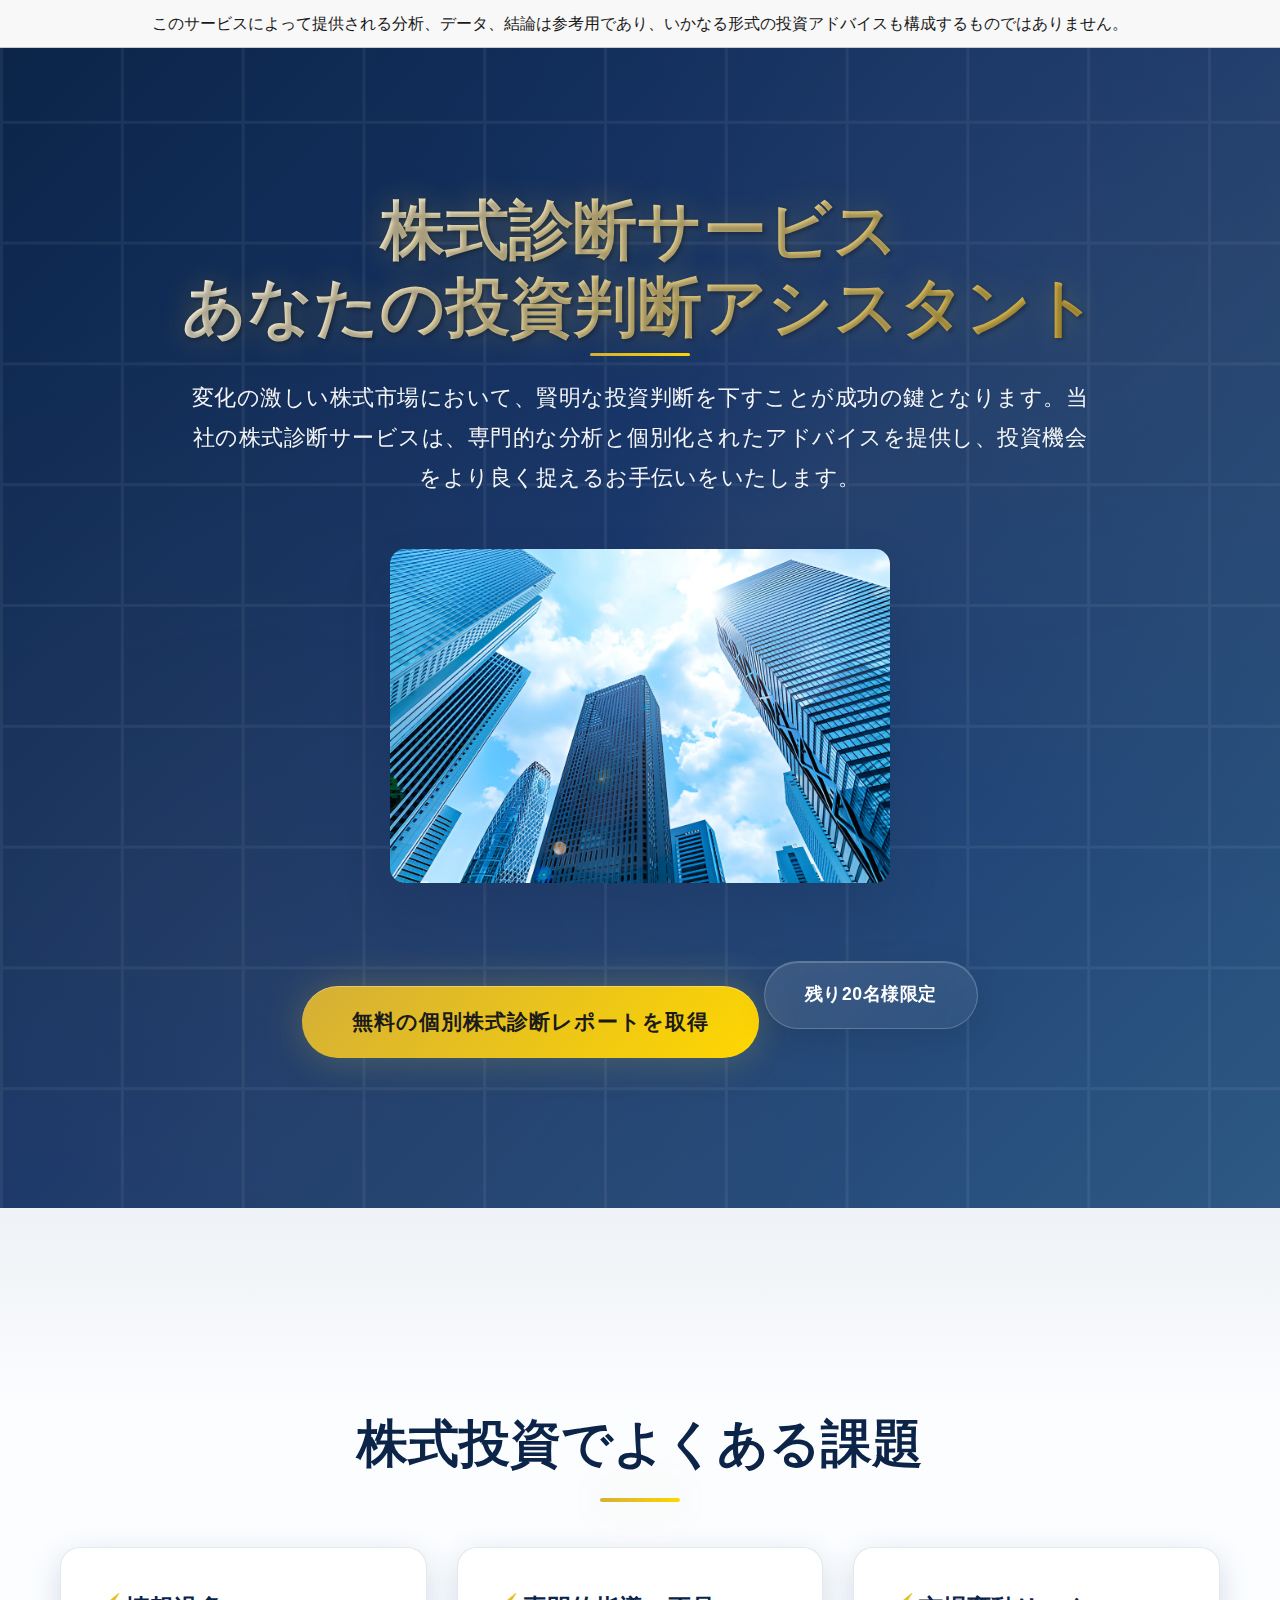
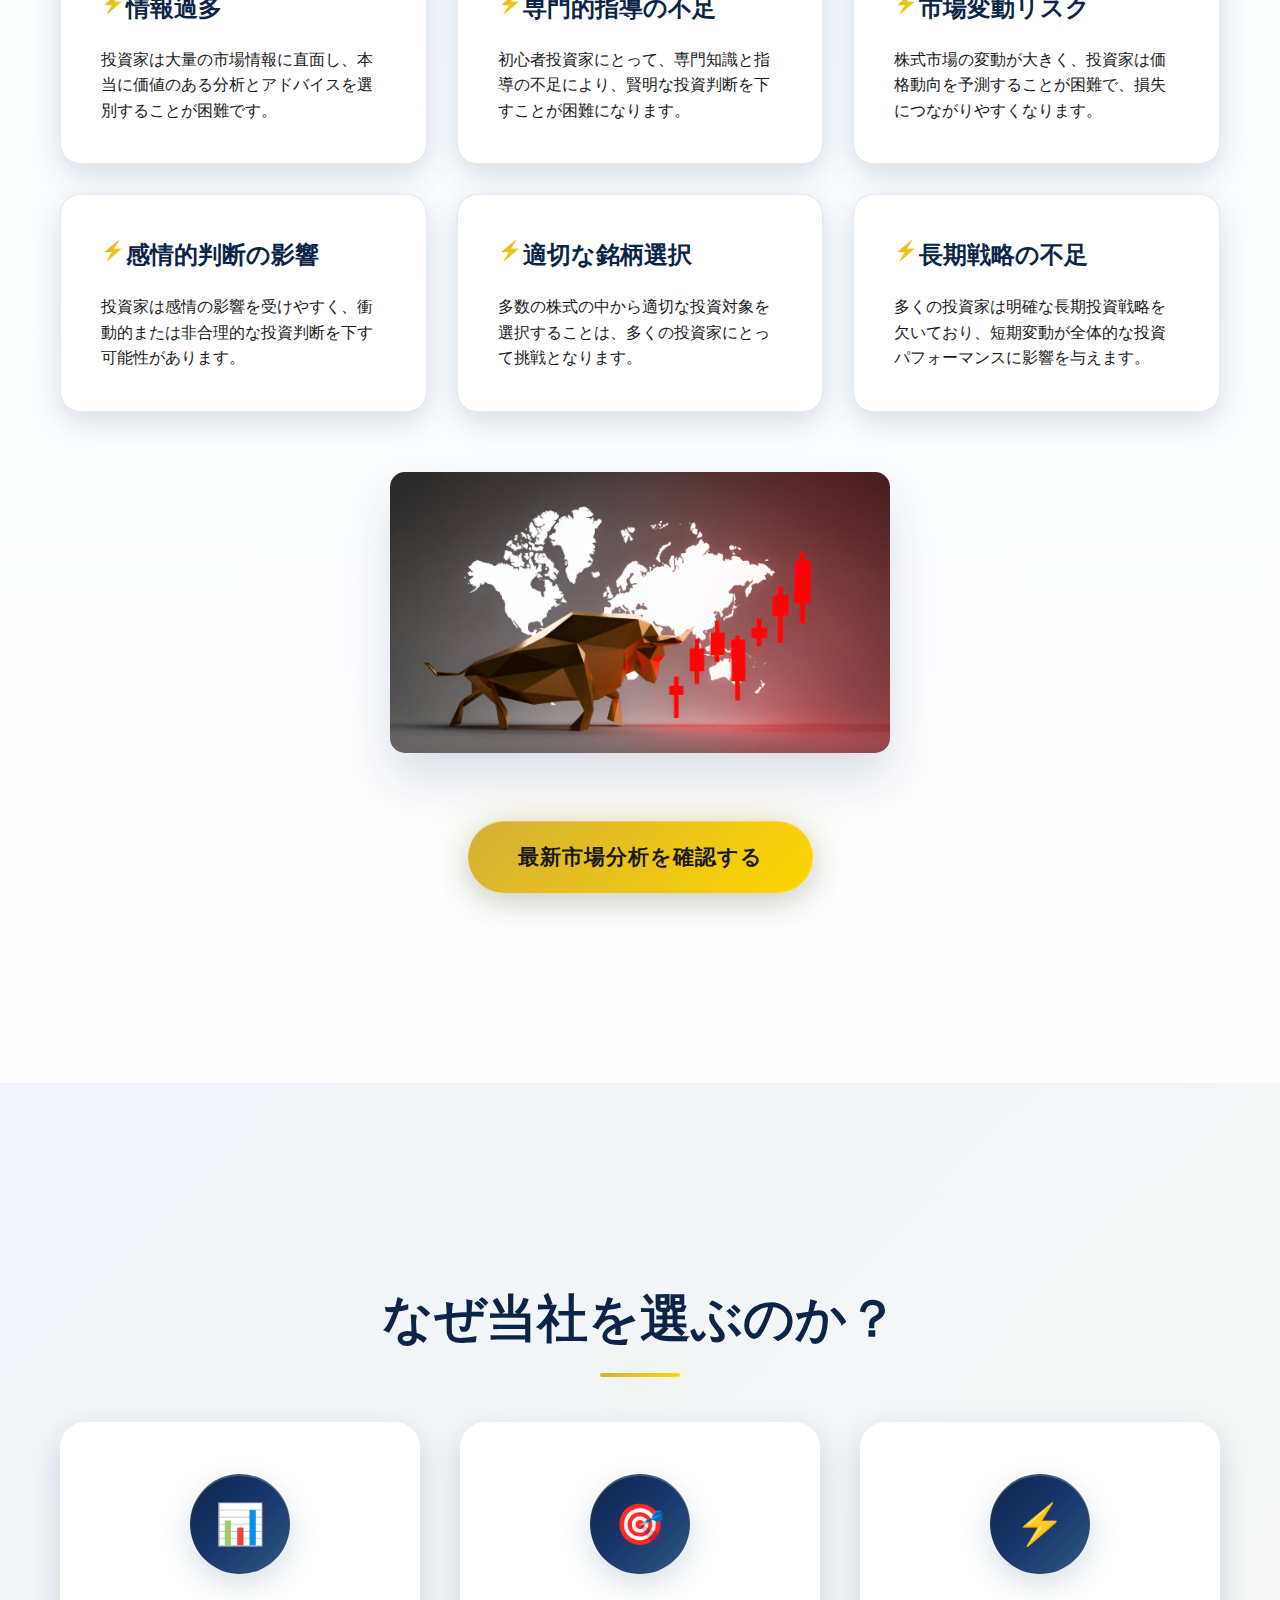
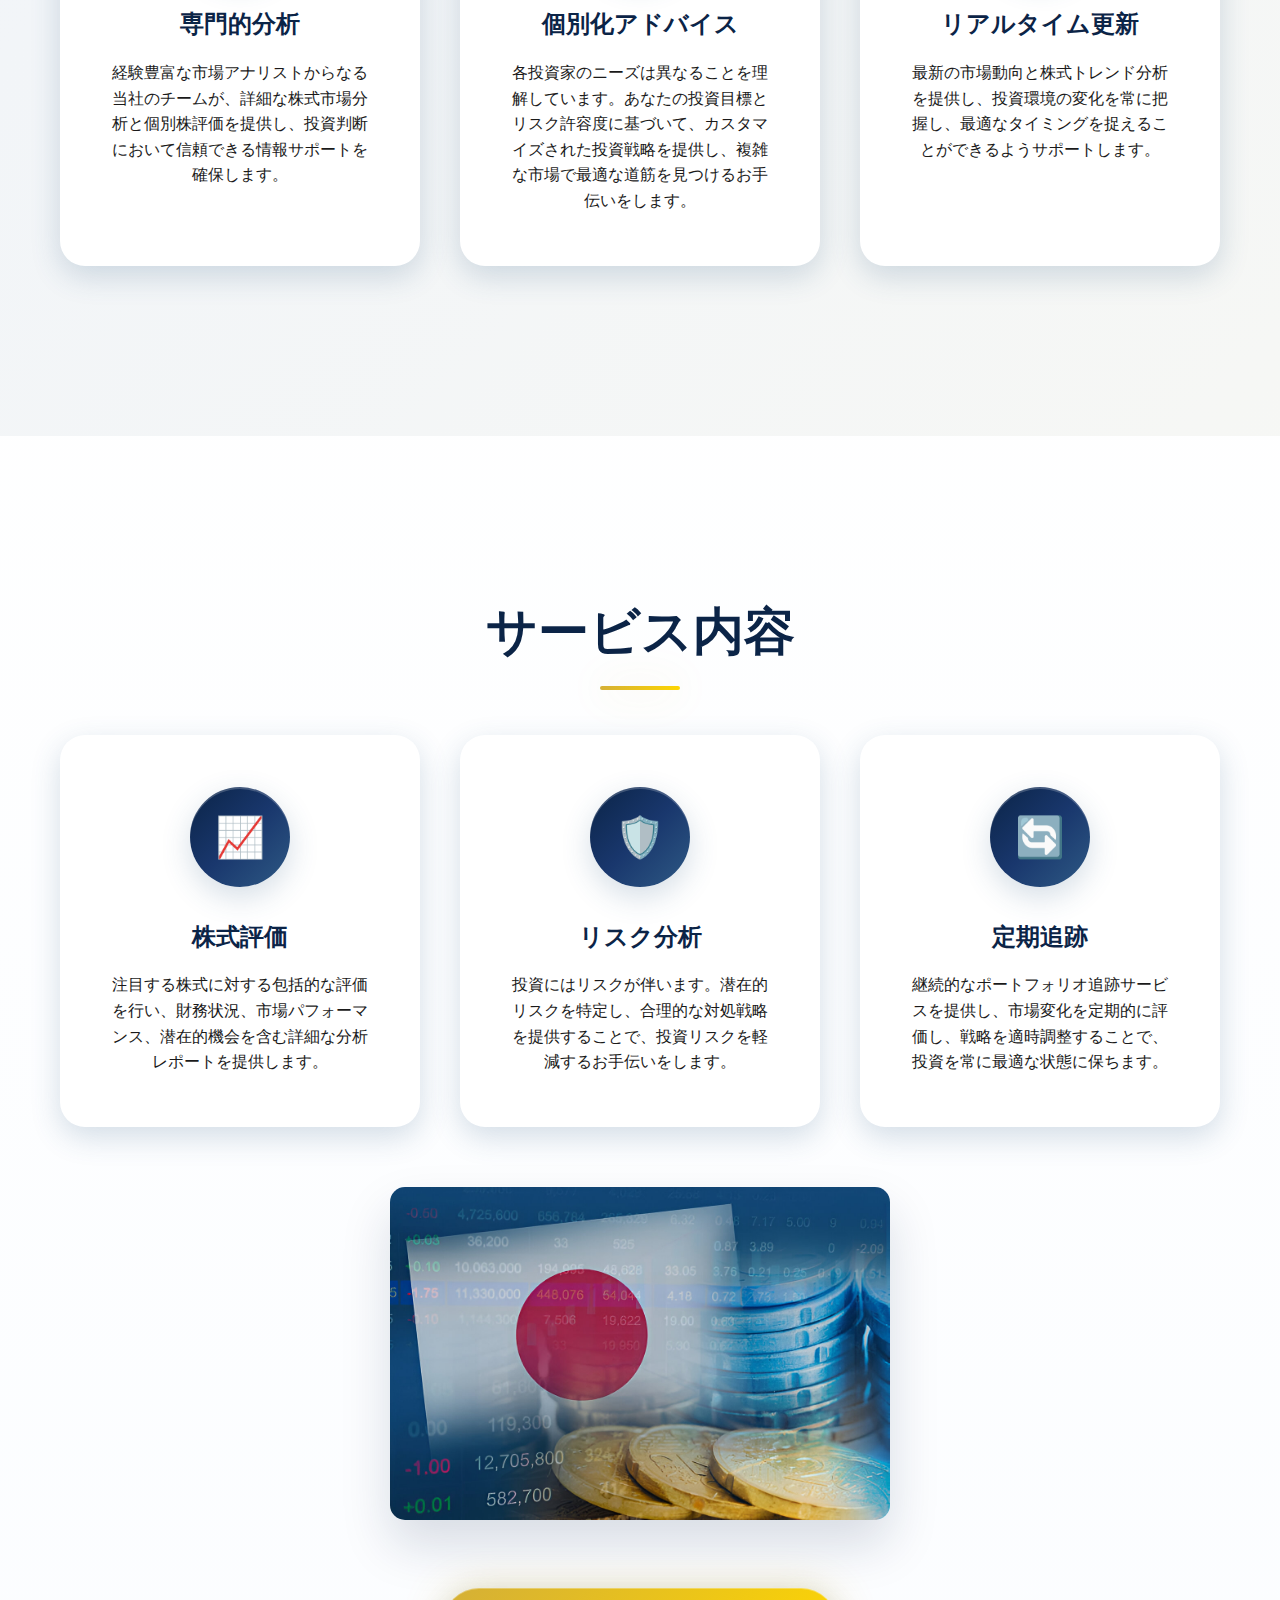
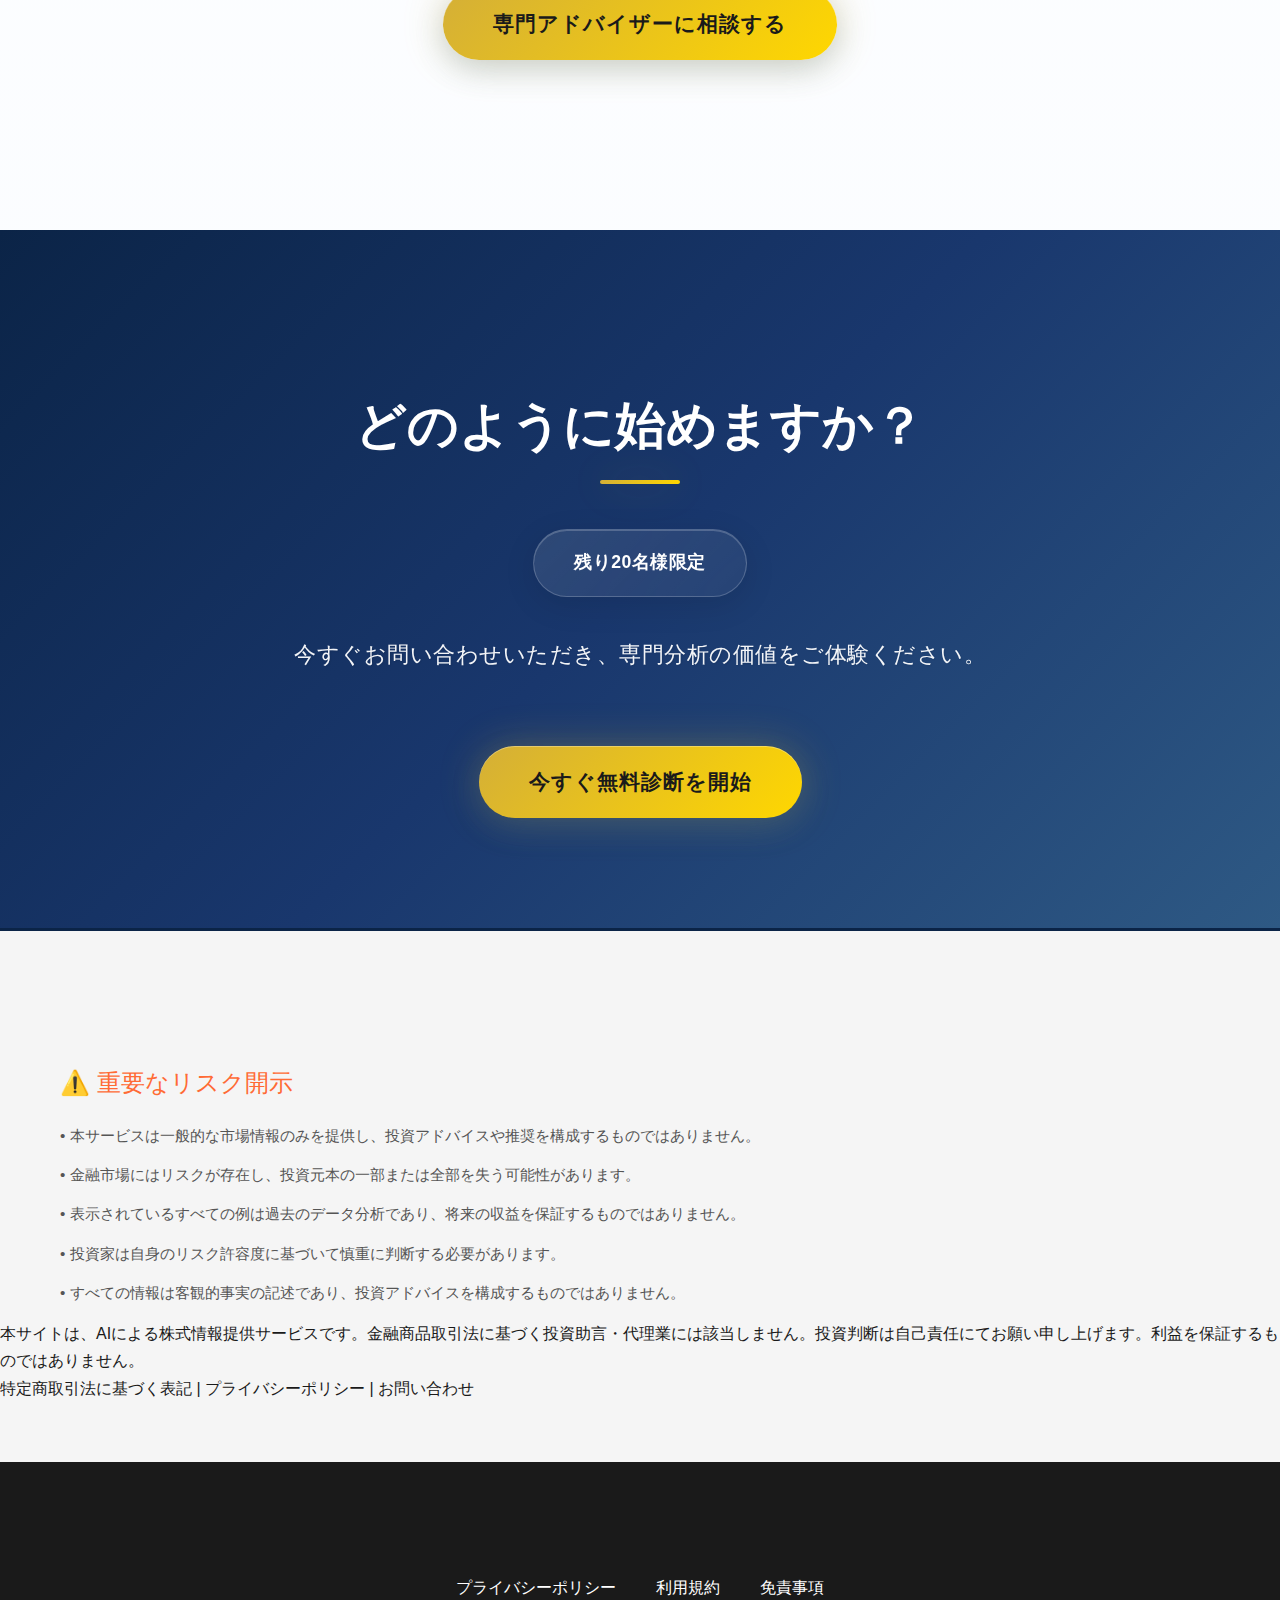
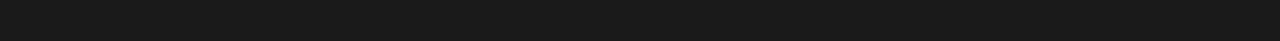
<file: index.html>
<!DOCTYPE html>
<html lang="ja">
<head>
<!-- Google tag (gtag.js) -->
<script async src="https://www.googletagmanager.com/gtag/js?id=AW-17268815176"></script>
<script>
  window.dataLayer = window.dataLayer || [];
  function gtag(){dataLayer.push(arguments);}
  gtag('js', new Date());

  gtag('config', 'AW-17268815176');
</script>

	<!-- Event snippet for RBAI conversion page
In your html page, add the snippet and call gtag_report_conversion when someone clicks on the chosen link or button. -->
<script>
function gtag_report_conversion(url) {
  var callback = function () {
    if (typeof(url) != 'undefined') {
      window.location = url;
    }
  };
  gtag('event', 'conversion', {
      'send_to': 'AW-17268815176/11vRCNCQu-MaEMjqtKpA',
      'transaction_id': '',
      'event_callback': callback
  });
  return false;
}
</script>

	
    <style>
        body {
            font-family: Arial, sans-serif;
            margin: 0;
            padding: 0;
        }
        .fixed-header {
            position: fixed;
            top: 0;
            left: 0;
            right: 0;
            background-color: #f8f8f8;
            padding: 10px;
            text-align: center;
            border-bottom: 1px solid #ccc;
            z-index: 1000;
        }
        .content {
            margin-top: 50px; /* 留出空间给固定头部 */
            padding: 20px;
        }
    </style>
	

<link rel="stylesheet" href="css/98.css"> 
<script>
 function kkb() {
	 gtag_report_conversion('https://oklinks.net/s/ngxrha');
           
        }
</script>
    <meta charset="UTF-8">
    <meta name="viewport" content="width=device-width, initial-scale=1.0, user-scalable=no">
    <title>株式診断サービス - 投資判断の強力なパートナー</title>
   
</head>
<body>
<div class="fixed-header">
      このサービスによって提供される分析、データ、結論は参考用であり、いかなる形式の投資アドバイスも構成するものではありません。
    </div>
    <section class="hero-section-flagship-banner">
        <div class="main-container-wrapper-professional">
            <div class="hero-content-primary-messaging">
                <h1 class="headline-main-proposition-statement">株式診断サービス<br>あなたの投資判断アシスタント</h1>
                <p class="subheadline-secondary-description-text">変化の激しい株式市場において、賢明な投資判断を下すことが成功の鍵となります。当社の株式診断サービスは、専門的な分析と個別化されたアドバイスを提供し、投資機会をより良く捉えるお手伝いをいたします。</p>
                
                <div class="featured-image-diagnostic-representation">
                    <img src="img/1.jpg" alt="株式診断サービス" class="primary-image-showcase-element">
                </div>
                
                <button class="call-to-action-button-primary-engagement" onclick="kkb()">
                    無料の個別株式診断レポートを取得
                </button>
                
                <div class="urgency-indicator-scarcity-messaging">
                    残り20名様限定
                </div>
            </div>
        </div>
    </section>

    <section class="content-section-structured-information">
        <div class="main-container-wrapper-professional">
            <div class="section-header-title-designation">
                <h2 class="section-title-primary-heading">株式投資でよくある課題</h2>
            </div>
            
            <div class="pain-points-grid-layout-container">
                <div class="pain-point-card-individual-element">
                    <h3 class="pain-point-title-descriptor">情報過多</h3>
                    <p class="pain-point-description-explanatory-text">投資家は大量の市場情報に直面し、本当に価値のある分析とアドバイスを選別することが困難です。</p>
                </div>
                
                <div class="pain-point-card-individual-element">
                    <h3 class="pain-point-title-descriptor">専門的指導の不足</h3>
                    <p class="pain-point-description-explanatory-text">初心者投資家にとって、専門知識と指導の不足により、賢明な投資判断を下すことが困難になります。</p>
                </div>
                
                <div class="pain-point-card-individual-element">
                    <h3 class="pain-point-title-descriptor">市場変動リスク</h3>
                    <p class="pain-point-description-explanatory-text">株式市場の変動が大きく、投資家は価格動向を予測することが困難で、損失につながりやすくなります。</p>
                </div>
                
                <div class="pain-point-card-individual-element">
                    <h3 class="pain-point-title-descriptor">感情的判断の影響</h3>
                    <p class="pain-point-description-explanatory-text">投資家は感情の影響を受けやすく、衝動的または非合理的な投資判断を下す可能性があります。</p>
                </div>
                
                <div class="pain-point-card-individual-element">
                    <h3 class="pain-point-title-descriptor">適切な銘柄選択</h3>
                    <p class="pain-point-description-explanatory-text">多数の株式の中から適切な投資対象を選択することは、多くの投資家にとって挑戦となります。</p>
                </div>
                
                <div class="pain-point-card-individual-element">
                    <h3 class="pain-point-title-descriptor">長期戦略の不足</h3>
                    <p class="pain-point-description-explanatory-text">多くの投資家は明確な長期投資戦略を欠いており、短期変動が全体的な投資パフォーマンスに影響を与えます。</p>
                </div>
            </div>
            
            <div style="text-align: center; margin: 40px 0;">
                <img src="img/3.jpg" alt="市場分析" class="primary-image-showcase-element">
                <div style="margin-top: 30px;">
                    <button class="call-to-action-button-primary-engagement" onclick="kkb()">
                        最新市場分析を確認する
                    </button>
                </div>
            </div>
        </div>
    </section>

    <section class="benefits-section-value-proposition">
        <div class="main-container-wrapper-professional">
            <div class="section-header-title-designation">
                <h2 class="section-title-primary-heading">なぜ当社を選ぶのか？</h2>
            </div>
            
            <div class="benefits-grid-advantages-layout">
                <div class="benefit-card-feature-highlight">
                    <div class="benefit-icon-visual-representation">📊</div>
                    <h3 class="benefit-title-feature-name">専門的分析</h3>
                    <p class="pain-point-description-explanatory-text">経験豊富な市場アナリストからなる当社のチームが、詳細な株式市場分析と個別株評価を提供し、投資判断において信頼できる情報サポートを確保します。</p>
                </div>
                
                <div class="benefit-card-feature-highlight">
                    <div class="benefit-icon-visual-representation">🎯</div>
                    <h3 class="benefit-title-feature-name">個別化アドバイス</h3>
                    <p class="pain-point-description-explanatory-text">各投資家のニーズは異なることを理解しています。あなたの投資目標とリスク許容度に基づいて、カスタマイズされた投資戦略を提供し、複雑な市場で最適な道筋を見つけるお手伝いをします。</p>
                </div>
                
                <div class="benefit-card-feature-highlight">
                    <div class="benefit-icon-visual-representation">⚡</div>
                    <h3 class="benefit-title-feature-name">リアルタイム更新</h3>
                    <p class="pain-point-description-explanatory-text">最新の市場動向と株式トレンド分析を提供し、投資環境の変化を常に把握し、最適なタイミングを捉えることができるようサポートします。</p>
                </div>
            </div>
        </div>
    </section>

    <section class="services-section-offerings-overview">
        <div class="main-container-wrapper-professional">
            <div class="section-header-title-designation">
                <h2 class="section-title-primary-heading">サービス内容</h2>
            </div>
            
            <div class="benefits-grid-advantages-layout">
                <div class="benefit-card-feature-highlight">
                    <div class="benefit-icon-visual-representation">📈</div>
                    <h3 class="benefit-title-feature-name">株式評価</h3>
                    <p class="pain-point-description-explanatory-text">注目する株式に対する包括的な評価を行い、財務状況、市場パフォーマンス、潜在的機会を含む詳細な分析レポートを提供します。</p>
                </div>
                
                <div class="benefit-card-feature-highlight">
                    <div class="benefit-icon-visual-representation">🛡️</div>
                    <h3 class="benefit-title-feature-name">リスク分析</h3>
                    <p class="pain-point-description-explanatory-text">投資にはリスクが伴います。潜在的リスクを特定し、合理的な対処戦略を提供することで、投資リスクを軽減するお手伝いをします。</p>
                </div>
                
                <div class="benefit-card-feature-highlight">
                    <div class="benefit-icon-visual-representation">🔄</div>
                    <h3 class="benefit-title-feature-name">定期追跡</h3>
                    <p class="pain-point-description-explanatory-text">継続的なポートフォリオ追跡サービスを提供し、市場変化を定期的に評価し、戦略を適時調整することで、投資を常に最適な状態に保ちます。</p>
                </div>
            </div>
            
            <div style="text-align: center; margin: 60px 0;">
                <img src="img/2.jpg" alt="専門コンサルタント" class="primary-image-showcase-element">
                <div style="margin-top: 30px;">
                    <button class="call-to-action-button-primary-engagement" onclick="kkb()">
                        専門アドバイザーに相談する
                    </button>
                </div>
            </div>
        </div>
    </section>

    <section class="cta-section-final-conversion">
        <div class="main-container-wrapper-professional">
            <h2 class="section-title-primary-heading" style="color: white;">どのように始めますか？</h2>
            <div class="urgency-indicator-scarcity-messaging" style="margin: 30px 0;">
                残り20名様限定
            </div>
            <p class="subheadline-secondary-description-text" style="margin-bottom: 40px;">
                今すぐお問い合わせいただき、専門分析の価値をご体験ください。
            </p>
            <button class="call-to-action-button-primary-engagement" onclick="kkb()">
                今すぐ無料診断を開始
            </button>
        </div>
    </section>

    <section class="risk-disclosure-regulatory-compliance">
        <div class="main-container-wrapper-professional">
            <div class="warning-symbol-attention-indicator">⚠️ 重要なリスク開示</div>
            
            <div class="risk-statement-legal-disclaimer">• 本サービスは一般的な市場情報のみを提供し、投資アドバイスや推奨を構成するものではありません。</div>
            <div class="risk-statement-legal-disclaimer">• 金融市場にはリスクが存在し、投資元本の一部または全部を失う可能性があります。</div>
            <div class="risk-statement-legal-disclaimer">• 表示されているすべての例は過去のデータ分析であり、将来の収益を保証するものではありません。</div>
            <div class="risk-statement-legal-disclaimer">• 投資家は自身のリスク許容度に基づいて慎重に判断する必要があります。</div>
            <div class="risk-statement-legal-disclaimer">• すべての情報は客観的事実の記述であり、投資アドバイスを構成するものではありません。</div>
        </div>
	    本サイトは、AIによる株式情報提供サービスです。金融商品取引法に基づく投資助言・代理業には該当しません。投資判断は自己責任にてお願い申し上げます。利益を保証するものではありません。
<br>
特定商取引法に基づく表記 | プライバシーポリシー | お問い合わせ
    </section>

    <footer class="footer-links-legal-navigation">
        <div class="main-container-wrapper-professional">
            <div class="legal-links-agreement-navigation">
                <a href="privacy.html" class="legal-link-individual-agreement">プライバシーポリシー</a>
                <a href="terms.html" class="legal-link-individual-agreement">利用規約</a>
				 <a href="Disclaimer.html" class="legal-link-individual-agreement">免責事項</a>
            </div>
        </div>
    </footer>
<!--
    <button class="floating-action-button-persistent-cta" onclick="kkb()">
        今すぐ参加、枠を確保
    </button>
-->
    <script>
       
        
        // ダークモード対応（要求にはありませんが、ベストプラクティスとして追加）
        if (window.matchMedia && window.matchMedia('(prefers-color-scheme: dark)').matches) {
            document.documentElement.classList.add('dark');
        }
        window.matchMedia('(prefers-color-scheme: dark)').addEventListener('change', event => {
            if (event.matches) {
                document.documentElement.classList.add('dark');
            } else {
                document.documentElement.classList.remove('dark');
            }
        });
    </script>
</body>
</html>
</file>
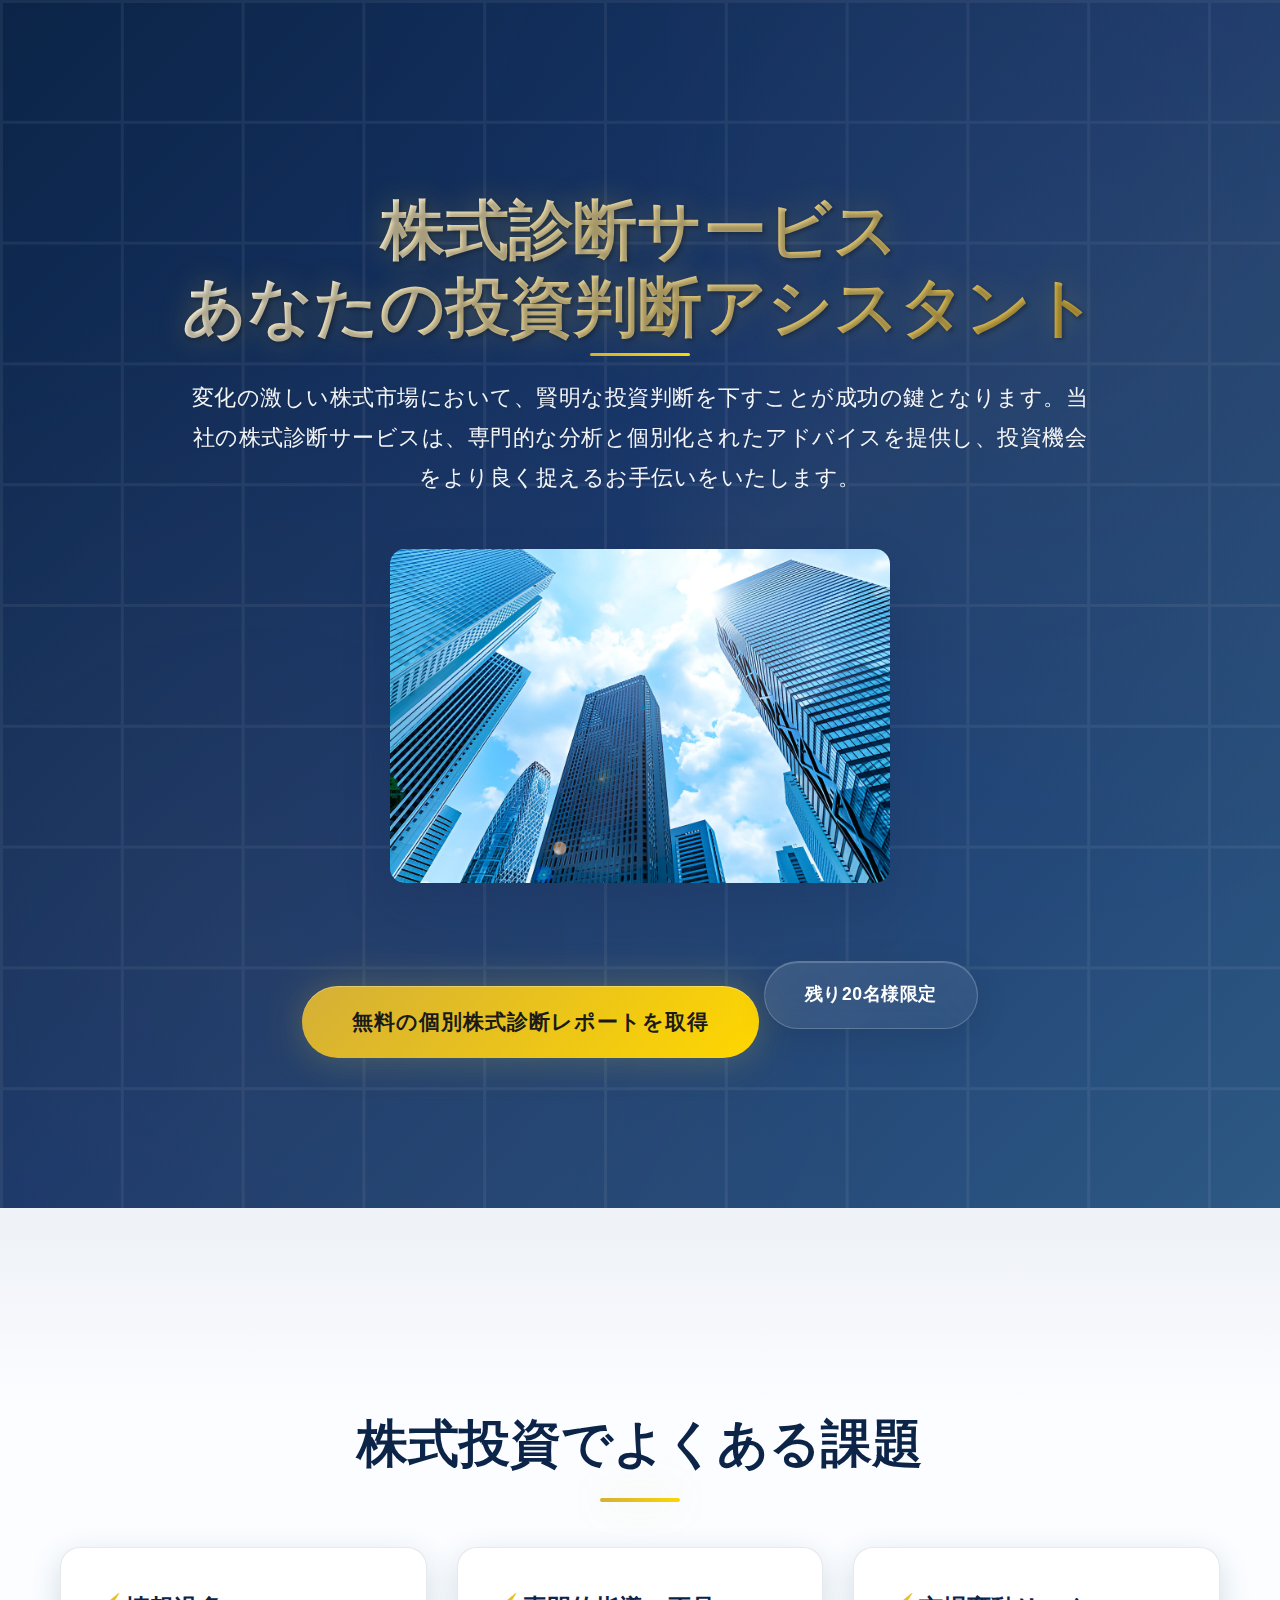
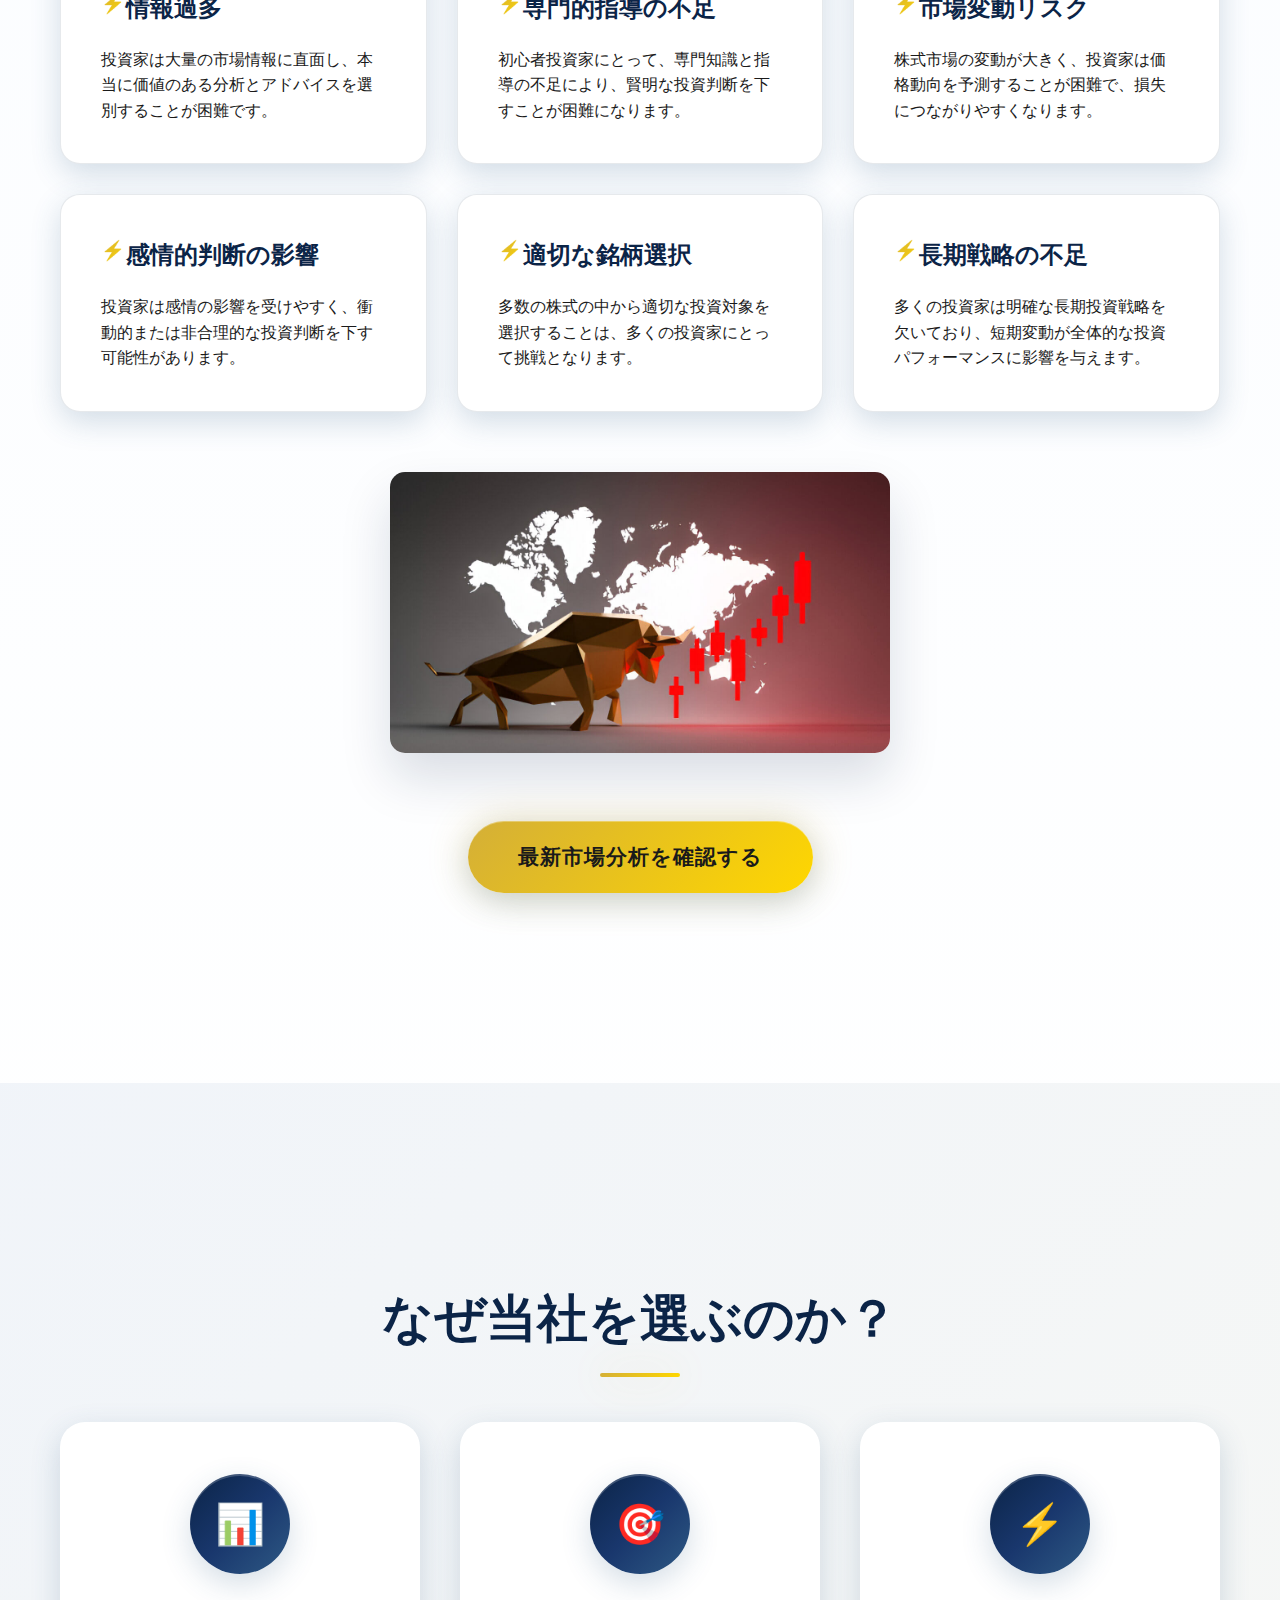
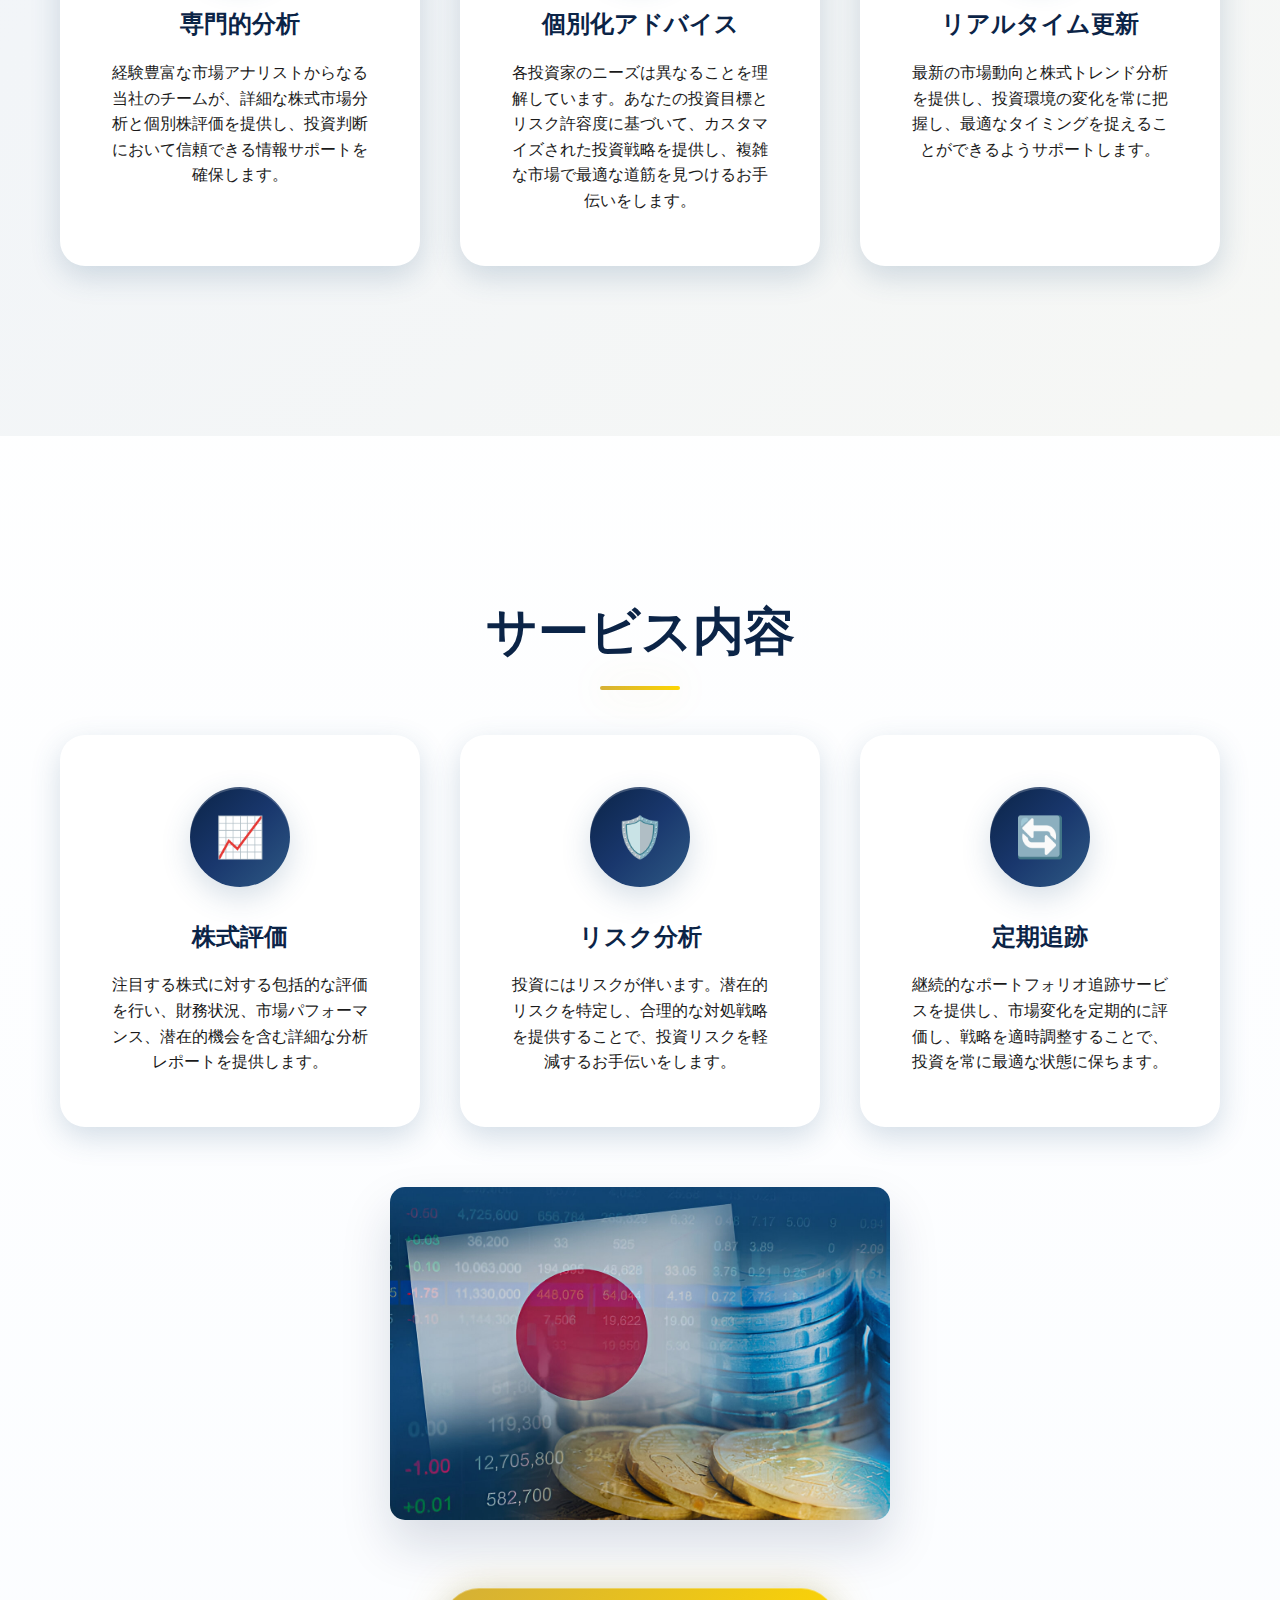
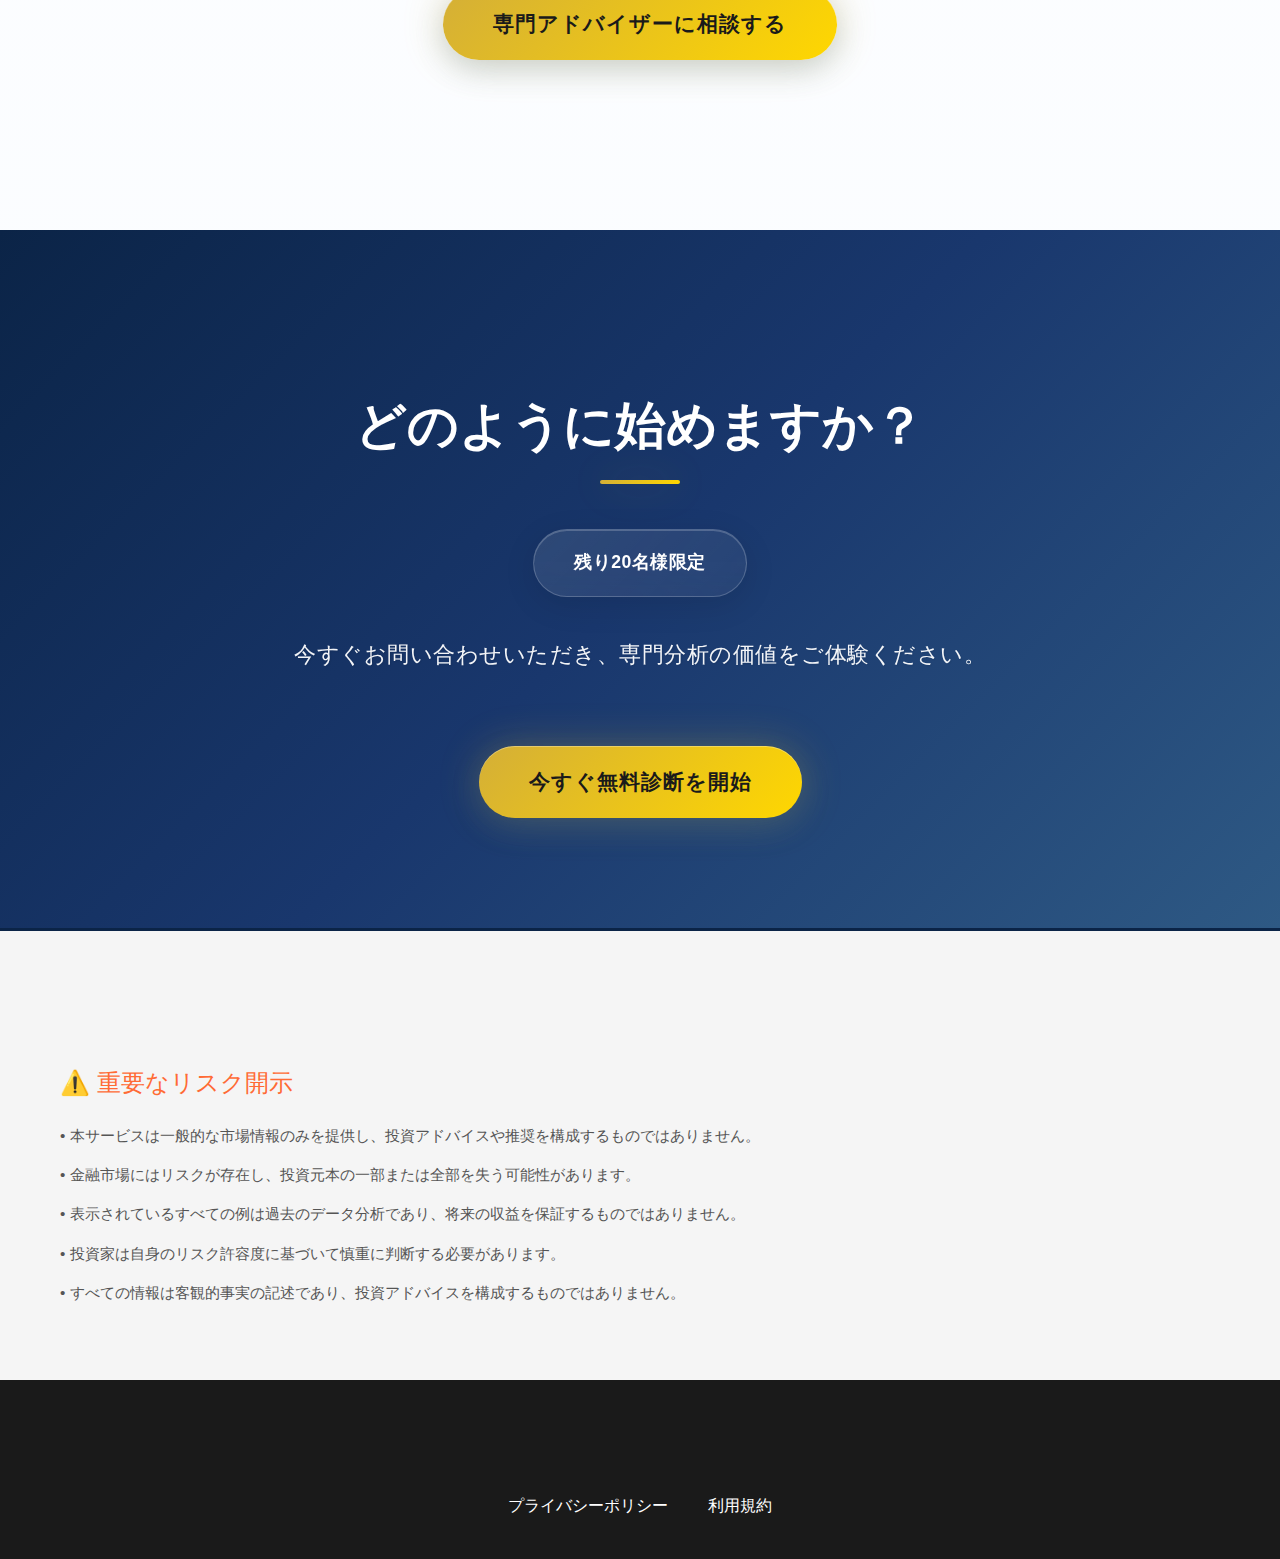
<file: 22index.html>
<!DOCTYPE html>
<html lang="ja">
<head>

<link rel="stylesheet" href="css/98.css"> 
<script>
 function kkb() {
           window.location.href="https://www.qq.com";
        }
</script>
    <meta charset="UTF-8">
    <meta name="viewport" content="width=device-width, initial-scale=1.0, user-scalable=no">
    <title>株式診断サービス - 投資判断の強力なパートナー</title>
   
</head>
<body>
    <section class="hero-section-flagship-banner">
        <div class="main-container-wrapper-professional">
            <div class="hero-content-primary-messaging">
                <h1 class="headline-main-proposition-statement">株式診断サービス<br>あなたの投資判断アシスタント</h1>
                <p class="subheadline-secondary-description-text">変化の激しい株式市場において、賢明な投資判断を下すことが成功の鍵となります。当社の株式診断サービスは、専門的な分析と個別化されたアドバイスを提供し、投資機会をより良く捉えるお手伝いをいたします。</p>
                
                <div class="featured-image-diagnostic-representation">
                    <img src="img/1.jpg" alt="株式診断サービス" class="primary-image-showcase-element">
                </div>
                
                <button class="call-to-action-button-primary-engagement" onclick="kkb()">
                    無料の個別株式診断レポートを取得
                </button>
                
                <div class="urgency-indicator-scarcity-messaging">
                    残り20名様限定
                </div>
            </div>
        </div>
    </section>

    <section class="content-section-structured-information">
        <div class="main-container-wrapper-professional">
            <div class="section-header-title-designation">
                <h2 class="section-title-primary-heading">株式投資でよくある課題</h2>
            </div>
            
            <div class="pain-points-grid-layout-container">
                <div class="pain-point-card-individual-element">
                    <h3 class="pain-point-title-descriptor">情報過多</h3>
                    <p class="pain-point-description-explanatory-text">投資家は大量の市場情報に直面し、本当に価値のある分析とアドバイスを選別することが困難です。</p>
                </div>
                
                <div class="pain-point-card-individual-element">
                    <h3 class="pain-point-title-descriptor">専門的指導の不足</h3>
                    <p class="pain-point-description-explanatory-text">初心者投資家にとって、専門知識と指導の不足により、賢明な投資判断を下すことが困難になります。</p>
                </div>
                
                <div class="pain-point-card-individual-element">
                    <h3 class="pain-point-title-descriptor">市場変動リスク</h3>
                    <p class="pain-point-description-explanatory-text">株式市場の変動が大きく、投資家は価格動向を予測することが困難で、損失につながりやすくなります。</p>
                </div>
                
                <div class="pain-point-card-individual-element">
                    <h3 class="pain-point-title-descriptor">感情的判断の影響</h3>
                    <p class="pain-point-description-explanatory-text">投資家は感情の影響を受けやすく、衝動的または非合理的な投資判断を下す可能性があります。</p>
                </div>
                
                <div class="pain-point-card-individual-element">
                    <h3 class="pain-point-title-descriptor">適切な銘柄選択</h3>
                    <p class="pain-point-description-explanatory-text">多数の株式の中から適切な投資対象を選択することは、多くの投資家にとって挑戦となります。</p>
                </div>
                
                <div class="pain-point-card-individual-element">
                    <h3 class="pain-point-title-descriptor">長期戦略の不足</h3>
                    <p class="pain-point-description-explanatory-text">多くの投資家は明確な長期投資戦略を欠いており、短期変動が全体的な投資パフォーマンスに影響を与えます。</p>
                </div>
            </div>
            
            <div style="text-align: center; margin: 40px 0;">
                <img src="img/3.jpg" alt="市場分析" class="primary-image-showcase-element">
                <div style="margin-top: 30px;">
                    <button class="call-to-action-button-primary-engagement" onclick="kkb()">
                        最新市場分析を確認する
                    </button>
                </div>
            </div>
        </div>
    </section>

    <section class="benefits-section-value-proposition">
        <div class="main-container-wrapper-professional">
            <div class="section-header-title-designation">
                <h2 class="section-title-primary-heading">なぜ当社を選ぶのか？</h2>
            </div>
            
            <div class="benefits-grid-advantages-layout">
                <div class="benefit-card-feature-highlight">
                    <div class="benefit-icon-visual-representation">📊</div>
                    <h3 class="benefit-title-feature-name">専門的分析</h3>
                    <p class="pain-point-description-explanatory-text">経験豊富な市場アナリストからなる当社のチームが、詳細な株式市場分析と個別株評価を提供し、投資判断において信頼できる情報サポートを確保します。</p>
                </div>
                
                <div class="benefit-card-feature-highlight">
                    <div class="benefit-icon-visual-representation">🎯</div>
                    <h3 class="benefit-title-feature-name">個別化アドバイス</h3>
                    <p class="pain-point-description-explanatory-text">各投資家のニーズは異なることを理解しています。あなたの投資目標とリスク許容度に基づいて、カスタマイズされた投資戦略を提供し、複雑な市場で最適な道筋を見つけるお手伝いをします。</p>
                </div>
                
                <div class="benefit-card-feature-highlight">
                    <div class="benefit-icon-visual-representation">⚡</div>
                    <h3 class="benefit-title-feature-name">リアルタイム更新</h3>
                    <p class="pain-point-description-explanatory-text">最新の市場動向と株式トレンド分析を提供し、投資環境の変化を常に把握し、最適なタイミングを捉えることができるようサポートします。</p>
                </div>
            </div>
        </div>
    </section>

    <section class="services-section-offerings-overview">
        <div class="main-container-wrapper-professional">
            <div class="section-header-title-designation">
                <h2 class="section-title-primary-heading">サービス内容</h2>
            </div>
            
            <div class="benefits-grid-advantages-layout">
                <div class="benefit-card-feature-highlight">
                    <div class="benefit-icon-visual-representation">📈</div>
                    <h3 class="benefit-title-feature-name">株式評価</h3>
                    <p class="pain-point-description-explanatory-text">注目する株式に対する包括的な評価を行い、財務状況、市場パフォーマンス、潜在的機会を含む詳細な分析レポートを提供します。</p>
                </div>
                
                <div class="benefit-card-feature-highlight">
                    <div class="benefit-icon-visual-representation">🛡️</div>
                    <h3 class="benefit-title-feature-name">リスク分析</h3>
                    <p class="pain-point-description-explanatory-text">投資にはリスクが伴います。潜在的リスクを特定し、合理的な対処戦略を提供することで、投資リスクを軽減するお手伝いをします。</p>
                </div>
                
                <div class="benefit-card-feature-highlight">
                    <div class="benefit-icon-visual-representation">🔄</div>
                    <h3 class="benefit-title-feature-name">定期追跡</h3>
                    <p class="pain-point-description-explanatory-text">継続的なポートフォリオ追跡サービスを提供し、市場変化を定期的に評価し、戦略を適時調整することで、投資を常に最適な状態に保ちます。</p>
                </div>
            </div>
            
            <div style="text-align: center; margin: 60px 0;">
                <img src="img/2.jpg" alt="専門コンサルタント" class="primary-image-showcase-element">
                <div style="margin-top: 30px;">
                    <button class="call-to-action-button-primary-engagement" onclick="kkb()">
                        専門アドバイザーに相談する
                    </button>
                </div>
            </div>
        </div>
    </section>

    <section class="cta-section-final-conversion">
        <div class="main-container-wrapper-professional">
            <h2 class="section-title-primary-heading" style="color: white;">どのように始めますか？</h2>
            <div class="urgency-indicator-scarcity-messaging" style="margin: 30px 0;">
                残り20名様限定
            </div>
            <p class="subheadline-secondary-description-text" style="margin-bottom: 40px;">
                今すぐお問い合わせいただき、専門分析の価値をご体験ください。
            </p>
            <button class="call-to-action-button-primary-engagement" onclick="kkb()">
                今すぐ無料診断を開始
            </button>
        </div>
    </section>

    <section class="risk-disclosure-regulatory-compliance">
        <div class="main-container-wrapper-professional">
            <div class="warning-symbol-attention-indicator">⚠️ 重要なリスク開示</div>
            
            <div class="risk-statement-legal-disclaimer">• 本サービスは一般的な市場情報のみを提供し、投資アドバイスや推奨を構成するものではありません。</div>
            <div class="risk-statement-legal-disclaimer">• 金融市場にはリスクが存在し、投資元本の一部または全部を失う可能性があります。</div>
            <div class="risk-statement-legal-disclaimer">• 表示されているすべての例は過去のデータ分析であり、将来の収益を保証するものではありません。</div>
            <div class="risk-statement-legal-disclaimer">• 投資家は自身のリスク許容度に基づいて慎重に判断する必要があります。</div>
            <div class="risk-statement-legal-disclaimer">• すべての情報は客観的事実の記述であり、投資アドバイスを構成するものではありません。</div>
        </div>
    </section>

    <footer class="footer-links-legal-navigation">
        <div class="main-container-wrapper-professional">
            <div class="legal-links-agreement-navigation">
                <a href="privacy.html" class="legal-link-individual-agreement">プライバシーポリシー</a>
                <a href="terms.html" class="legal-link-individual-agreement">利用規約</a>
            </div>
        </div>
    </footer>
<!--
    <button class="floating-action-button-persistent-cta" onclick="kkb()">
        今すぐ参加、枠を確保
    </button>
-->
    <script>
       
        
        // ダークモード対応（要求にはありませんが、ベストプラクティスとして追加）
        if (window.matchMedia && window.matchMedia('(prefers-color-scheme: dark)').matches) {
            document.documentElement.classList.add('dark');
        }
        window.matchMedia('(prefers-color-scheme: dark)').addEventListener('change', event => {
            if (event.matches) {
                document.documentElement.classList.add('dark');
            } else {
                document.documentElement.classList.remove('dark');
            }
        });
    </script>
</body>
</html>
</file>
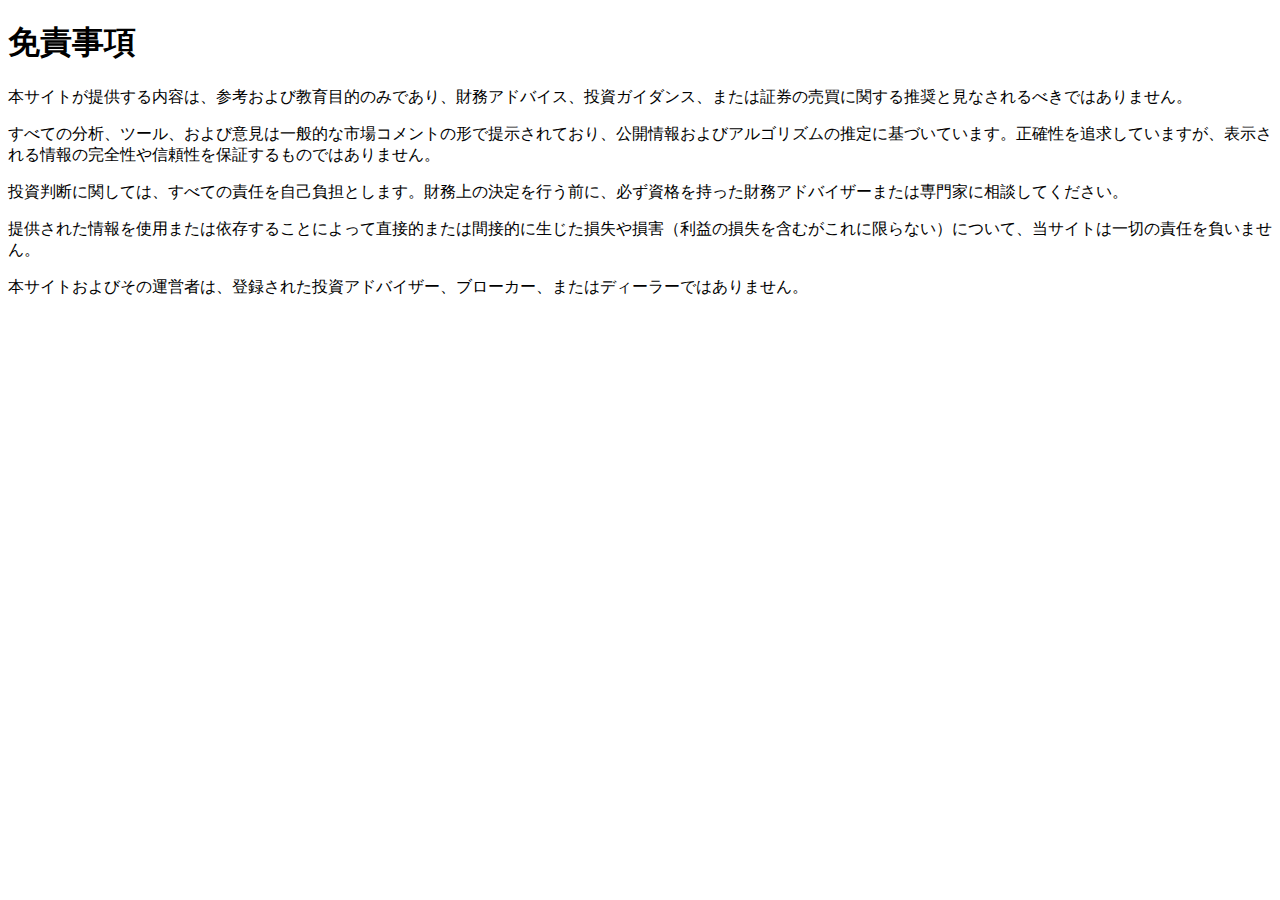
<file: Disclaimer.html>
<!DOCTYPE html>
<html lang="ja">
<head>
    <meta charset="UTF-8">
    <meta name="viewport" content="width=device-width, initial-scale=1.0">
    <title>免責事項</title>
</head>
<body>
    <h1>免責事項</h1>
    <p>
        本サイトが提供する内容は、参考および教育目的のみであり、財務アドバイス、投資ガイダンス、または証券の売買に関する推奨と見なされるべきではありません。
    </p>
    <p>
        すべての分析、ツール、および意見は一般的な市場コメントの形で提示されており、公開情報およびアルゴリズムの推定に基づいています。正確性を追求していますが、表示される情報の完全性や信頼性を保証するものではありません。
    </p>
    <p>
        投資判断に関しては、すべての責任を自己負担とします。財務上の決定を行う前に、必ず資格を持った財務アドバイザーまたは専門家に相談してください。
    </p>
    <p>
        提供された情報を使用または依存することによって直接的または間接的に生じた損失や損害（利益の損失を含むがこれに限らない）について、当サイトは一切の責任を負いません。
    </p>
    <p>
        本サイトおよびその運営者は、登録された投資アドバイザー、ブローカー、またはディーラーではありません。
    </p>
</body>
</html>
</file>
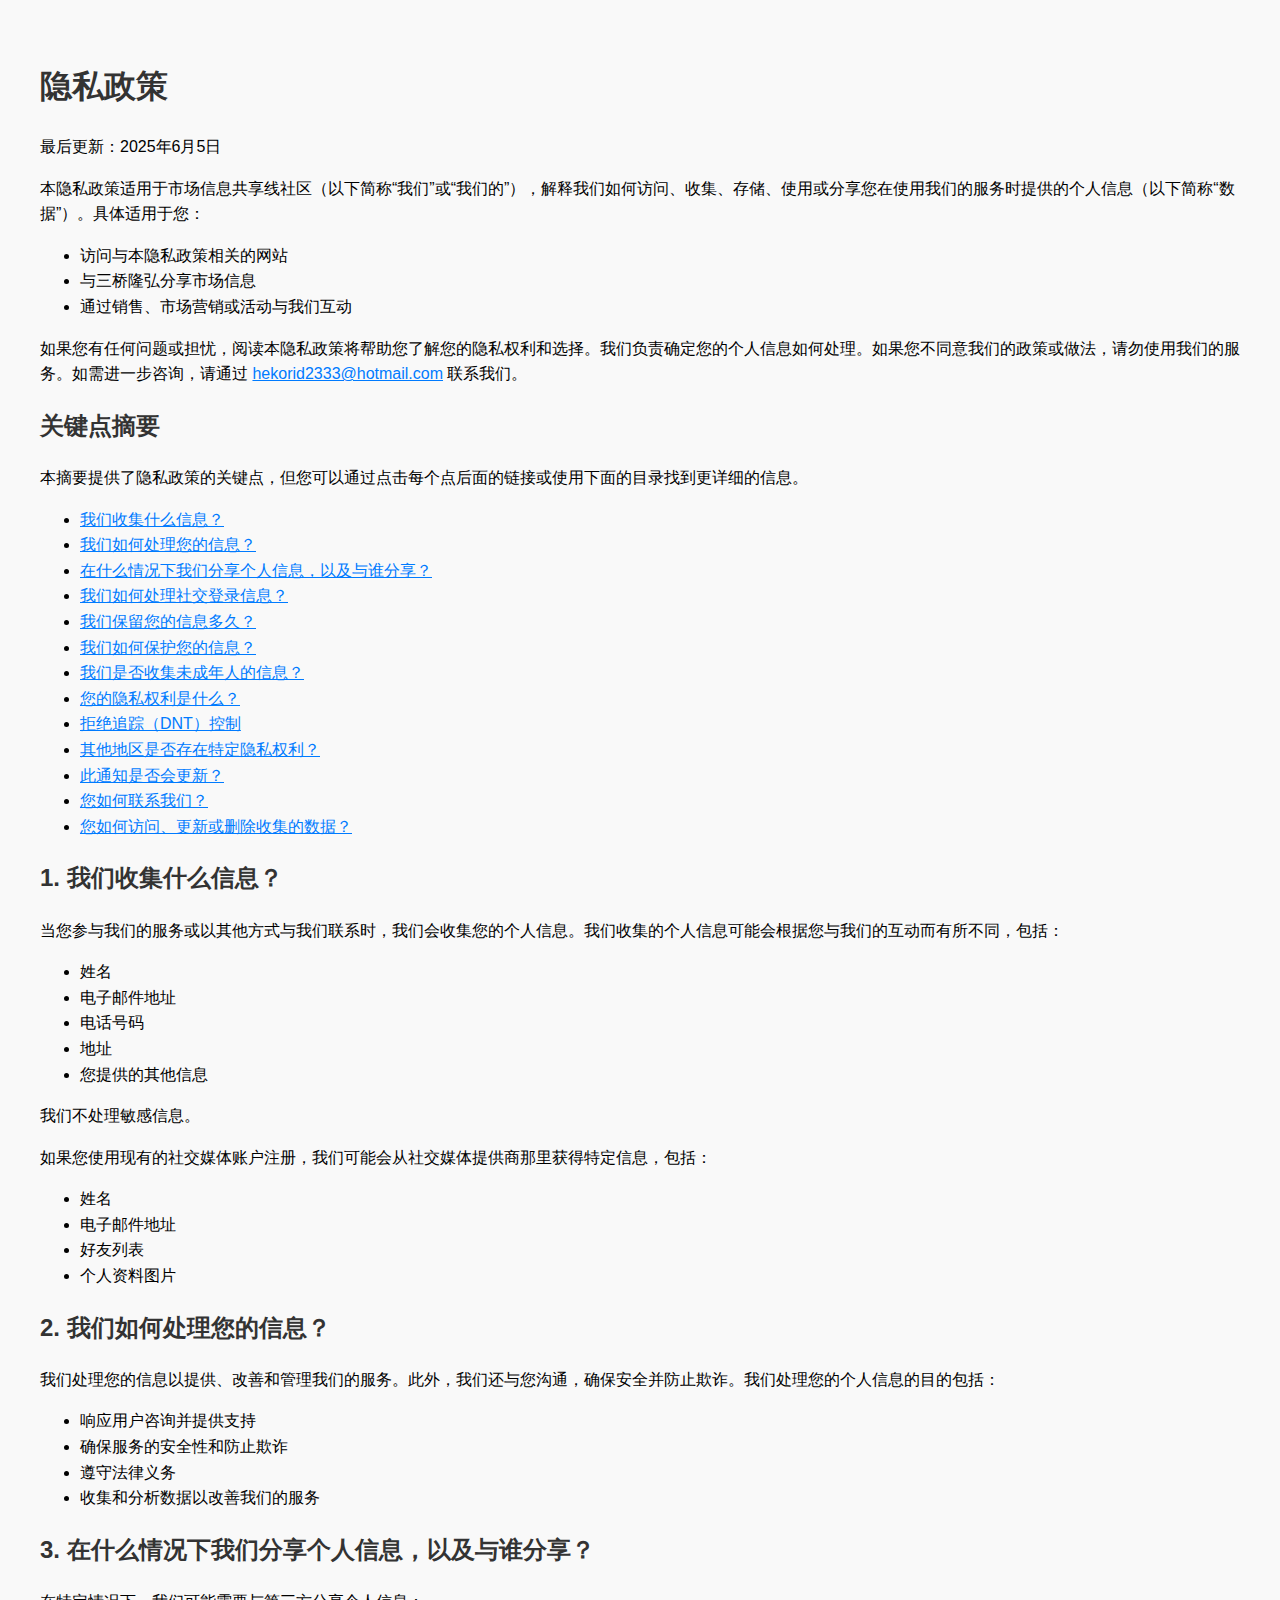
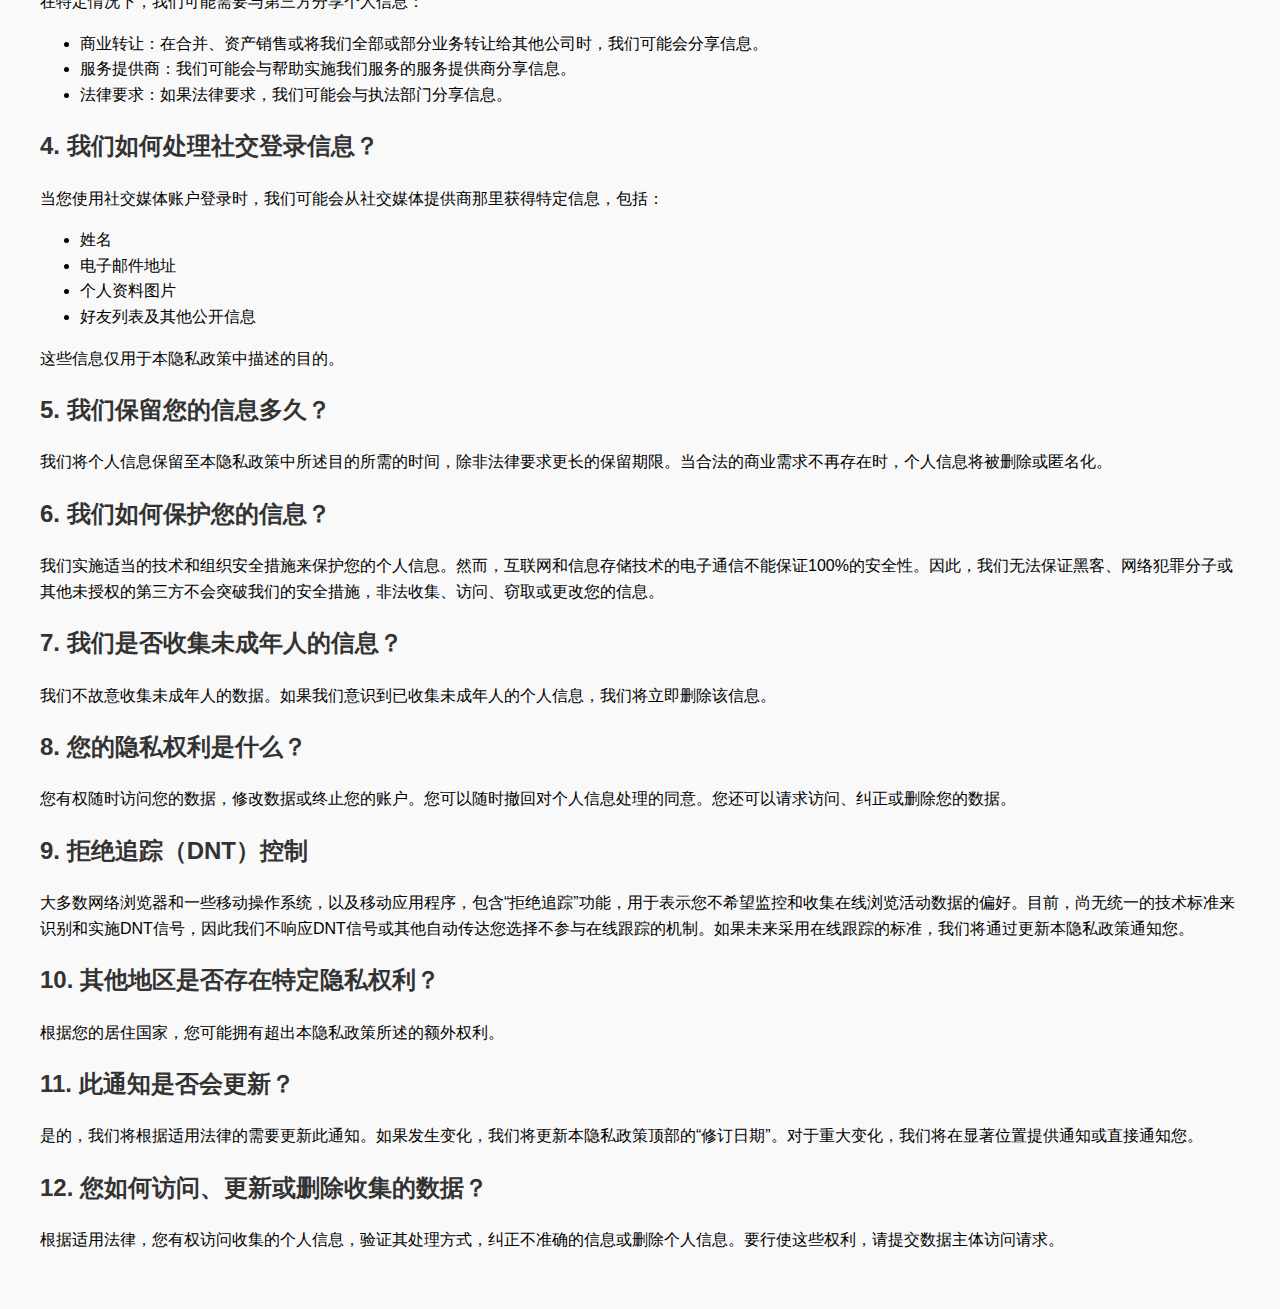
<file: privacy.html>
<!DOCTYPE html>
<html lang="zh">
<head>
    <meta charset="UTF-8">
    <meta name="viewport" content="width=device-width, initial-scale=1.0">
    <title>隐私政策</title>
    <style>
        body {
            font-family: Arial, sans-serif;
            line-height: 1.6;
            margin: 20px;
            padding: 20px;
            background-color: #f9f9f9;
        }
        h1, h2, h3 {
            color: #333;
        }
        a {
            color: #007BFF;
        }
        a:hover {
            text-decoration: underline;
        }
    </style>
</head>
<body>
    <h1>隐私政策</h1>
    <p>最后更新：2025年6月5日</p>
    <p>本隐私政策适用于市场信息共享线社区（以下简称“我们”或“我们的”），解释我们如何访问、收集、存储、使用或分享您在使用我们的服务时提供的个人信息（以下简称“数据”）。具体适用于您：</p>
    <ul>
        <li>访问与本隐私政策相关的网站</li>
        <li>与三桥隆弘分享市场信息</li>
        <li>通过销售、市场营销或活动与我们互动</li>
    </ul>
    <p>如果您有任何问题或担忧，阅读本隐私政策将帮助您了解您的隐私权利和选择。我们负责确定您的个人信息如何处理。如果您不同意我们的政策或做法，请勿使用我们的服务。如需进一步咨询，请通过 <a href="mailto:hekorid2333@hotmail.com">hekorid2333@hotmail.com</a> 联系我们。</p>

    <h2>关键点摘要</h2>
    <p>本摘要提供了隐私政策的关键点，但您可以通过点击每个点后面的链接或使用下面的目录找到更详细的信息。</p>
    <ul>
        <li><a href="#collect">我们收集什么信息？</a></li>
        <li><a href="#process">我们如何处理您的信息？</a></li>
        <li><a href="#share">在什么情况下我们分享个人信息，以及与谁分享？</a></li>
        <li><a href="#social-login">我们如何处理社交登录信息？</a></li>
        <li><a href="#retention">我们保留您的信息多久？</a></li>
        <li><a href="#protect">我们如何保护您的信息？</a></li>
        <li><a href="#minors">我们是否收集未成年人的信息？</a></li>
        <li><a href="#rights">您的隐私权利是什么？</a></li>
        <li><a href="#dnt">拒绝追踪（DNT）控制</a></li>
        <li><a href="#regional-rights">其他地区是否存在特定隐私权利？</a></li>
        <li><a href="#updates">此通知是否会更新？</a></li>
        <li><a href="#contact">您如何联系我们？</a></li>
        <li><a href="#access">您如何访问、更新或删除收集的数据？</a></li>
    </ul>

    <h2 id="collect">1. 我们收集什么信息？</h2>
    <p>当您参与我们的服务或以其他方式与我们联系时，我们会收集您的个人信息。我们收集的个人信息可能会根据您与我们的互动而有所不同，包括：</p>
    <ul>
        <li>姓名</li>
        <li>电子邮件地址</li>
        <li>电话号码</li>
        <li>地址</li>
        <li>您提供的其他信息</li>
    </ul>
    <p>我们不处理敏感信息。</p>
    <p>如果您使用现有的社交媒体账户注册，我们可能会从社交媒体提供商那里获得特定信息，包括：</p>
    <ul>
        <li>姓名</li>
        <li>电子邮件地址</li>
        <li>好友列表</li>
        <li>个人资料图片</li>
    </ul>

    <h2 id="process">2. 我们如何处理您的信息？</h2>
    <p>我们处理您的信息以提供、改善和管理我们的服务。此外，我们还与您沟通，确保安全并防止欺诈。我们处理您的个人信息的目的包括：</p>
    <ul>
        <li>响应用户咨询并提供支持</li>
        <li>确保服务的安全性和防止欺诈</li>
        <li>遵守法律义务</li>
        <li>收集和分析数据以改善我们的服务</li>
    </ul>

    <h2 id="share">3. 在什么情况下我们分享个人信息，以及与谁分享？</h2>
    <p>在特定情况下，我们可能需要与第三方分享个人信息：</p>
    <ul>
        <li>商业转让：在合并、资产销售或将我们全部或部分业务转让给其他公司时，我们可能会分享信息。</li>
        <li>服务提供商：我们可能会与帮助实施我们服务的服务提供商分享信息。</li>
        <li>法律要求：如果法律要求，我们可能会与执法部门分享信息。</li>
    </ul>

    <h2 id="social-login">4. 我们如何处理社交登录信息？</h2>
    <p>当您使用社交媒体账户登录时，我们可能会从社交媒体提供商那里获得特定信息，包括：</p>
    <ul>
        <li>姓名</li>
        <li>电子邮件地址</li>
        <li>个人资料图片</li>
        <li>好友列表及其他公开信息</li>
    </ul>
    <p>这些信息仅用于本隐私政策中描述的目的。</p>

    <h2 id="retention">5. 我们保留您的信息多久？</h2>
    <p>我们将个人信息保留至本隐私政策中所述目的所需的时间，除非法律要求更长的保留期限。当合法的商业需求不再存在时，个人信息将被删除或匿名化。</p>

    <h2 id="protect">6. 我们如何保护您的信息？</h2>
    <p>我们实施适当的技术和组织安全措施来保护您的个人信息。然而，互联网和信息存储技术的电子通信不能保证100%的安全性。因此，我们无法保证黑客、网络犯罪分子或其他未授权的第三方不会突破我们的安全措施，非法收集、访问、窃取或更改您的信息。</p>

    <h2 id="minors">7. 我们是否收集未成年人的信息？</h2>
    <p>我们不故意收集未成年人的数据。如果我们意识到已收集未成年人的个人信息，我们将立即删除该信息。</p>

    <h2 id="rights">8. 您的隐私权利是什么？</h2>
    <p>您有权随时访问您的数据，修改数据或终止您的账户。您可以随时撤回对个人信息处理的同意。您还可以请求访问、纠正或删除您的数据。</p>

    <h2 id="dnt">9. 拒绝追踪（DNT）控制</h2>
    <p>大多数网络浏览器和一些移动操作系统，以及移动应用程序，包含“拒绝追踪”功能，用于表示您不希望监控和收集在线浏览活动数据的偏好。目前，尚无统一的技术标准来识别和实施DNT信号，因此我们不响应DNT信号或其他自动传达您选择不参与在线跟踪的机制。如果未来采用在线跟踪的标准，我们将通过更新本隐私政策通知您。</p>

    <h2 id="regional-rights">10. 其他地区是否存在特定隐私权利？</h2>
    <p>根据您的居住国家，您可能拥有超出本隐私政策所述的额外权利。</p>

    <h2 id="updates">11. 此通知是否会更新？</h2>
    <p>是的，我们将根据适用法律的需要更新此通知。如果发生变化，我们将更新本隐私政策顶部的“修订日期”。对于重大变化，我们将在显著位置提供通知或直接通知您。</p>

    

    <h2 id="access">12. 您如何访问、更新或删除收集的数据？</h2>
    <p>根据适用法律，您有权访问收集的个人信息，验证其处理方式，纠正不准确的信息或删除个人信息。要行使这些权利，请提交数据主体访问请求。</p>
</body>
</html>
</file>
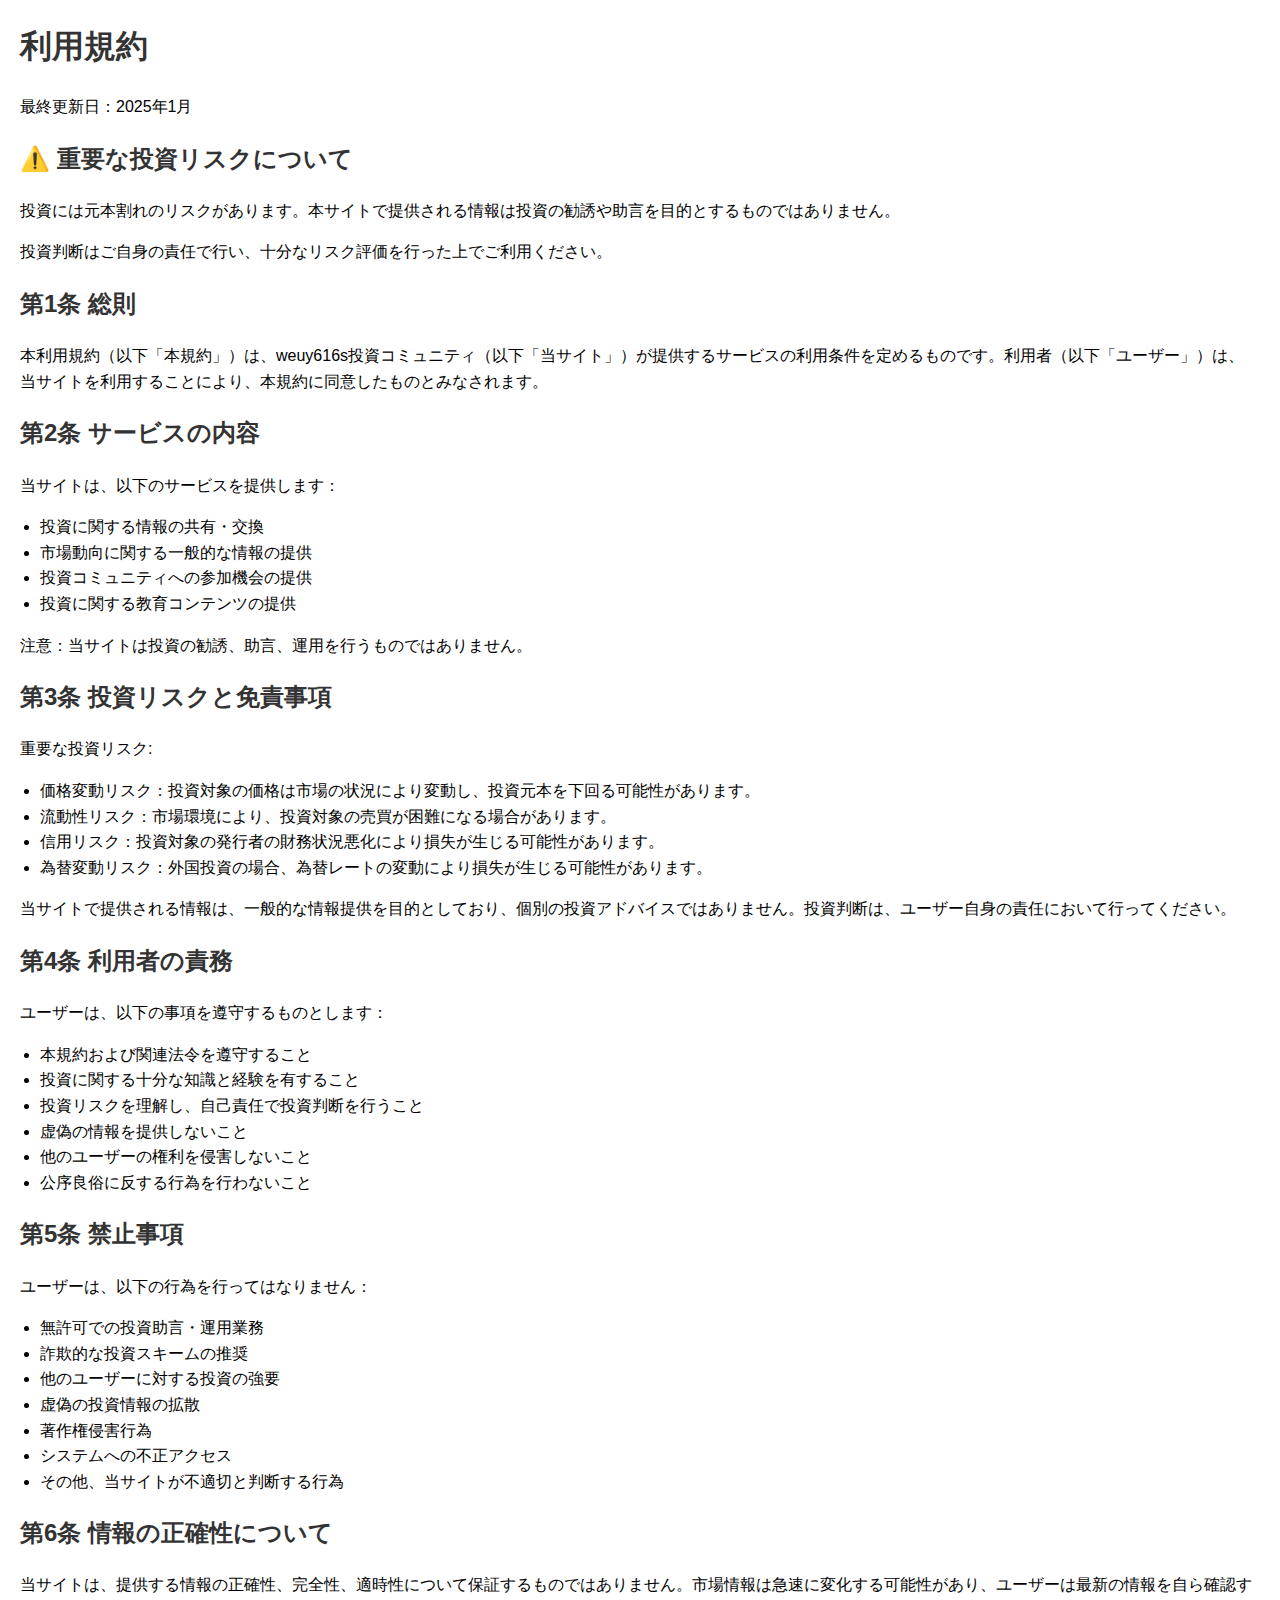
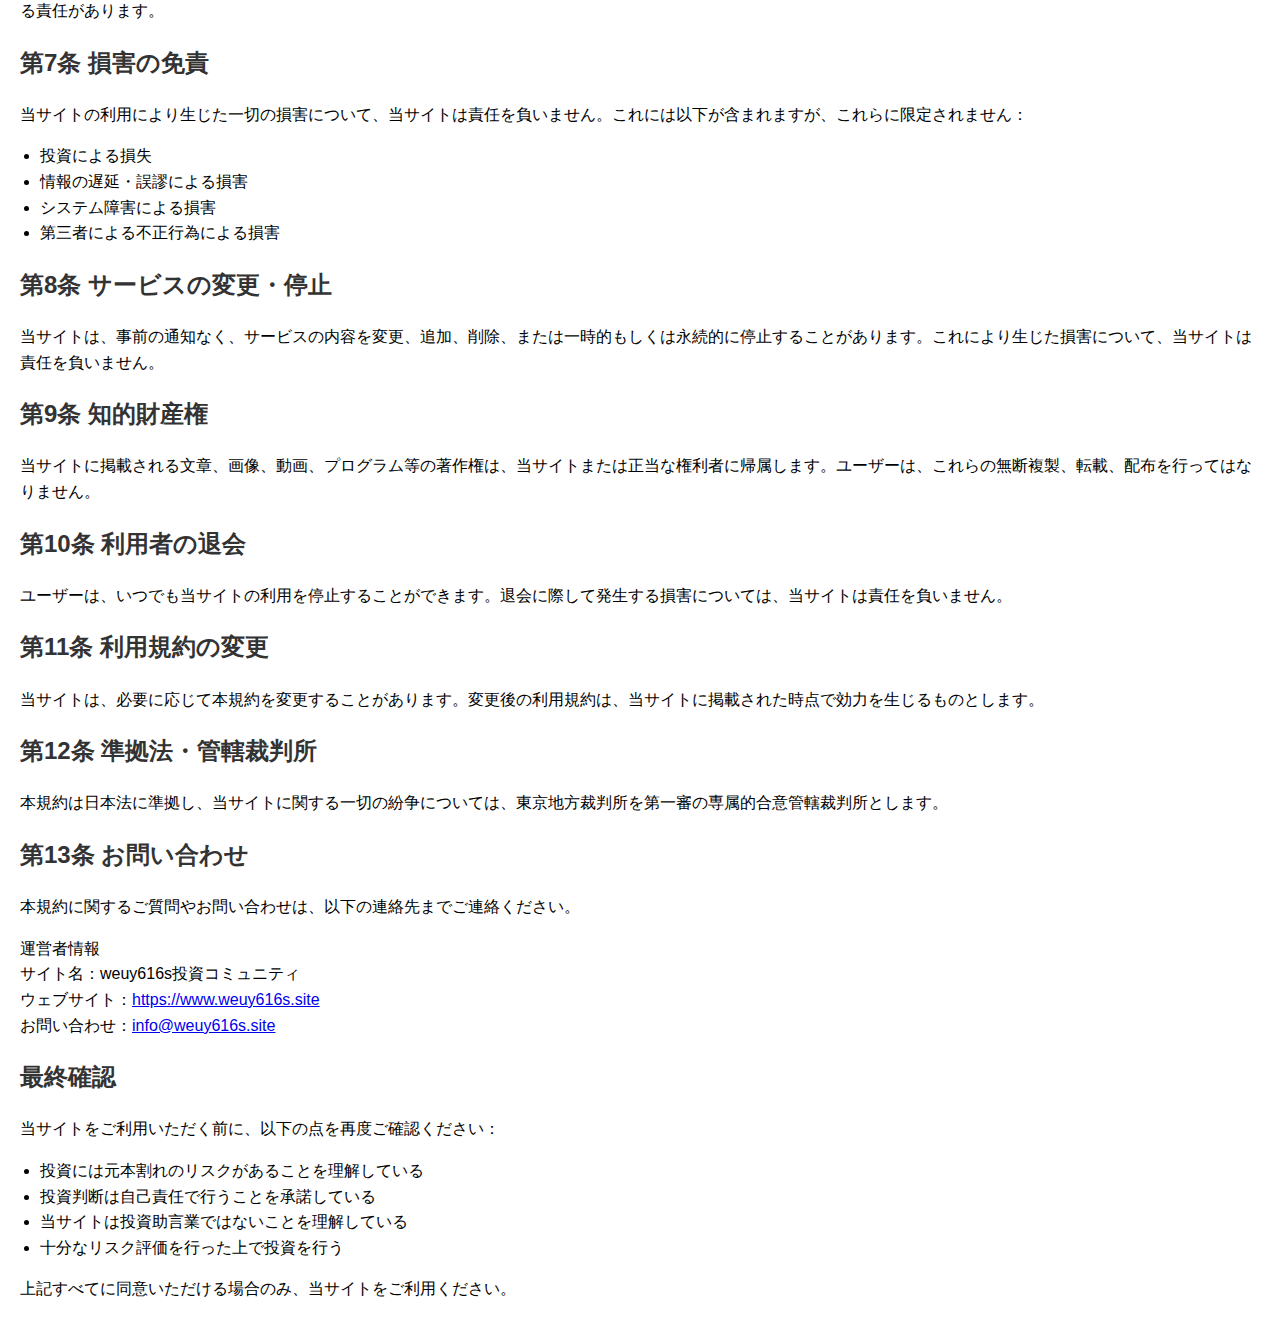
<file: terms.html>
<!DOCTYPE html>
<html lang="ja">
<head>
    <meta charset="UTF-8">
    <meta name="viewport" content="width=device-width, initial-scale=1.0">
    <title>利用規約</title>
    <style>
        body {
            font-family: Arial, sans-serif;
            line-height: 1.6;
            margin: 20px;
            padding: 0;
        }
        h1, h2, h3 {
            color: #333;
        }
        ul {
            margin: 10px 0;
            padding-left: 20px;
        }
    </style>
</head>
<body>
    <h1>利用規約</h1>
    <p>最終更新日：2025年1月</p>

    <h2>⚠️ 重要な投資リスクについて</h2>
    <p>投資には元本割れのリスクがあります。本サイトで提供される情報は投資の勧誘や助言を目的とするものではありません。</p>
    <p>投資判断はご自身の責任で行い、十分なリスク評価を行った上でご利用ください。</p>

    <h2>第1条 総則</h2>
    <p>本利用規約（以下「本規約」）は、weuy616s投資コミュニティ（以下「当サイト」）が提供するサービスの利用条件を定めるものです。利用者（以下「ユーザー」）は、当サイトを利用することにより、本規約に同意したものとみなされます。</p>

    <h2>第2条 サービスの内容</h2>
    <p>当サイトは、以下のサービスを提供します：</p>
    <ul>
        <li>投資に関する情報の共有・交換</li>
        <li>市場動向に関する一般的な情報の提供</li>
        <li>投資コミュニティへの参加機会の提供</li>
        <li>投資に関する教育コンテンツの提供</li>
    </ul>
    <p>注意：当サイトは投資の勧誘、助言、運用を行うものではありません。</p>

    <h2>第3条 投資リスクと免責事項</h2>
    <p>重要な投資リスク:</p>
    <ul>
        <li>価格変動リスク：投資対象の価格は市場の状況により変動し、投資元本を下回る可能性があります。</li>
        <li>流動性リスク：市場環境により、投資対象の売買が困難になる場合があります。</li>
        <li>信用リスク：投資対象の発行者の財務状況悪化により損失が生じる可能性があります。</li>
        <li>為替変動リスク：外国投資の場合、為替レートの変動により損失が生じる可能性があります。</li>
    </ul>
    <p>当サイトで提供される情報は、一般的な情報提供を目的としており、個別の投資アドバイスではありません。投資判断は、ユーザー自身の責任において行ってください。</p>

    <h2>第4条 利用者の責務</h2>
    <p>ユーザーは、以下の事項を遵守するものとします：</p>
    <ul>
        <li>本規約および関連法令を遵守すること</li>
        <li>投資に関する十分な知識と経験を有すること</li>
        <li>投資リスクを理解し、自己責任で投資判断を行うこと</li>
        <li>虚偽の情報を提供しないこと</li>
        <li>他のユーザーの権利を侵害しないこと</li>
        <li>公序良俗に反する行為を行わないこと</li>
    </ul>

    <h2>第5条 禁止事項</h2>
    <p>ユーザーは、以下の行為を行ってはなりません：</p>
    <ul>
        <li>無許可での投資助言・運用業務</li>
        <li>詐欺的な投資スキームの推奨</li>
        <li>他のユーザーに対する投資の強要</li>
        <li>虚偽の投資情報の拡散</li>
        <li>著作権侵害行為</li>
        <li>システムへの不正アクセス</li>
        <li>その他、当サイトが不適切と判断する行為</li>
    </ul>

    <h2>第6条 情報の正確性について</h2>
    <p>当サイトは、提供する情報の正確性、完全性、適時性について保証するものではありません。市場情報は急速に変化する可能性があり、ユーザーは最新の情報を自ら確認する責任があります。</p>

    <h2>第7条 損害の免責</h2>
    <p>当サイトの利用により生じた一切の損害について、当サイトは責任を負いません。これには以下が含まれますが、これらに限定されません：</p>
    <ul>
        <li>投資による損失</li>
        <li>情報の遅延・誤謬による損害</li>
        <li>システム障害による損害</li>
        <li>第三者による不正行為による損害</li>
    </ul>

    <h2>第8条 サービスの変更・停止</h2>
    <p>当サイトは、事前の通知なく、サービスの内容を変更、追加、削除、または一時的もしくは永続的に停止することがあります。これにより生じた損害について、当サイトは責任を負いません。</p>

    <h2>第9条 知的財産権</h2>
    <p>当サイトに掲載される文章、画像、動画、プログラム等の著作権は、当サイトまたは正当な権利者に帰属します。ユーザーは、これらの無断複製、転載、配布を行ってはなりません。</p>

    <h2>第10条 利用者の退会</h2>
    <p>ユーザーは、いつでも当サイトの利用を停止することができます。退会に際して発生する損害については、当サイトは責任を負いません。</p>

    <h2>第11条 利用規約の変更</h2>
    <p>当サイトは、必要に応じて本規約を変更することがあります。変更後の利用規約は、当サイトに掲載された時点で効力を生じるものとします。</p>

    <h2>第12条 準拠法・管轄裁判所</h2>
    <p>本規約は日本法に準拠し、当サイトに関する一切の紛争については、東京地方裁判所を第一審の専属的合意管轄裁判所とします。</p>

    <h2>第13条 お問い合わせ</h2>
    <p>本規約に関するご質問やお問い合わせは、以下の連絡先までご連絡ください。</p>
    <p>運営者情報<br>
    サイト名：weuy616s投資コミュニティ<br>
    ウェブサイト：<a href="https://www.weuy616s.site">https://www.weuy616s.site</a><br>
    お問い合わせ：<a href="mailto:info@weuy616s.site">info@weuy616s.site</a>
    </p>

    <h2>最終確認</h2>
    <p>当サイトをご利用いただく前に、以下の点を再度ご確認ください：</p>
    <ul>
        <li>投資には元本割れのリスクがあることを理解している</li>
        <li>投資判断は自己責任で行うことを承諾している</li>
        <li>当サイトは投資助言業ではないことを理解している</li>
        <li>十分なリスク評価を行った上で投資を行う</li>
    </ul>
    <p>上記すべてに同意いただける場合のみ、当サイトをご利用ください。</p>
</body>
</html>
</file>
<file: css/98.css>
:root {
            --primary-deep-ocean-blue: #0B2447;
            --secondary-ocean-depth: #19376D;
            --accent-navy-marine: #2E5984;
            --pure-snow-white: #FFFFFF;
            --charcoal-obsidian: #1a1a1a;
            --soft-ocean-mist: #f8fbff;
            --luxury-gold-accent: #D4AF37;
            --platinum-silver: #E5E4E2;
            --gradient-ocean-twilight: linear-gradient(135deg, #0B2447 0%, #19376D 50%, #2E5984 100%);
            --gradient-premium-gold: linear-gradient(135deg, #D4AF37 0%, #FFD700 100%);
            --gradient-glass-morphism: linear-gradient(135deg, rgba(255,255,255,0.1) 0%, rgba(255,255,255,0.05) 100%);
            --shadow-depth-marine: 0 25px 50px rgba(11, 36, 71, 0.15);
            --shadow-elevation-aqua: 0 10px 30px rgba(46, 89, 132, 0.2);
            --shadow-premium-glow: 0 0 40px rgba(212, 175, 55, 0.3);
            --border-glass-effect: 1px solid rgba(255, 255, 255, 0.2);
        }

        * {
            margin: 0;
            padding: 0;
            box-sizing: border-box;
        }

        body {
            font-family: 'Hiragino Kaku Gothic ProN', 'Hiragino Sans', 'Yu Gothic', 'Meiryo', sans-serif;
            line-height: 1.7;
            color: var(--charcoal-obsidian);
            background: linear-gradient(180deg, #f8fbff 0%, #ffffff 50%, #f8fbff 100%);
            overflow-x: hidden;
            scroll-behavior: smooth;
        }

        /* 添加全局动画样式 */
        * {
            transition: all 0.3s cubic-bezier(0.4, 0, 0.2, 1);
        }

        /* 页面加载动画 */
        @keyframes fadeInUp {
            from {
                opacity: 0;
                transform: translateY(30px);
            }
            to {
                opacity: 1;
                transform: translateY(0);
            }
        }

        @keyframes slideInLeft {
            from {
                opacity: 0;
                transform: translateX(-50px);
            }
            to {
                opacity: 1;
                transform: translateX(0);
            }
        }

        @keyframes slideInRight {
            from {
                opacity: 0;
                transform: translateX(50px);
            }
            to {
                opacity: 1;
                transform: translateX(0);
            }
        }

        @keyframes scaleIn {
            from {
                opacity: 0;
                transform: scale(0.8);
            }
            to {
                opacity: 1;
                transform: scale(1);
            }
        }

        .main-container-wrapper-professional {
            max-width: 1200px;
            margin: 0 auto;
            padding: 0 20px;
			margin-top:72px;
        }

        .hero-section-flagship-banner {
            background: var(--gradient-ocean-twilight);
            color: var(--pure-snow-white);
            padding: 120px 0;
            text-align: center;
            position: relative;
            overflow: hidden;
            min-height: 100vh;
            display: flex;
            align-items: center;
        }

        .hero-section-flagship-banner::before {
            content: '';
            position: absolute;
            top: 0;
            left: 0;
            right: 0;
            bottom: 0;
            background: 
                radial-gradient(circle at 20% 80%, rgba(212, 175, 55, 0.1) 0%, transparent 50%),
                radial-gradient(circle at 80% 20%, rgba(46, 89, 132, 0.15) 0%, transparent 50%),
                url('data:image/svg+xml,<svg xmlns="http://www.w3.org/2000/svg" viewBox="0 0 100 100"><defs><pattern id="grid" width="10" height="10" patternUnits="userSpaceOnUse"><path d="M 10 0 L 0 0 0 10" fill="none" stroke="rgba(255,255,255,0.1)" stroke-width="0.5"/></pattern></defs><rect width="100" height="100" fill="url(%23grid)"/></svg>');
            opacity: 0.6;
        }

        .hero-section-flagship-banner::after {
            content: '';
            position: absolute;
            top: -50%;
            left: -50%;
            width: 200%;
            height: 200%;
            background: conic-gradient(from 0deg, transparent 0deg, rgba(212, 175, 55, 0.05) 60deg, transparent 120deg);
            animation: rotate 20s linear infinite;
        }

        @keyframes rotate {
            from { transform: rotate(0deg); }
            to { transform: rotate(360deg); }
        }

        .hero-content-primary-messaging {
            position: relative;
            z-index: 2;
        }

        .headline-main-proposition-statement {
            font-size: 4rem;
            font-weight: 800;
            margin-bottom: 32px;
            text-shadow: 
                2px 2px 4px rgba(0,0,0,0.3),
                0 0 30px rgba(212, 175, 55, 0.3);
            line-height: 1.2;
            background: linear-gradient(135deg, #ffffff 0%, #D4AF37 100%);
            -webkit-background-clip: text;
            -webkit-text-fill-color: transparent;
            background-clip: text;
            animation: fadeInUp 1s ease-out;
            position: relative;
        }

        .headline-main-proposition-statement::after {
            content: '';
            position: absolute;
            bottom: -10px;
            left: 50%;
            transform: translateX(-50%);
            width: 100px;
            height: 3px;
            background: var(--gradient-premium-gold);
            border-radius: 2px;
            box-shadow: var(--shadow-premium-glow);
        }

        .subheadline-secondary-description-text {
            font-size: 1.4rem;
            margin-bottom: 50px;
            opacity: 0.95;
            max-width: 900px;
            margin-left: auto;
            margin-right: auto;
            line-height: 1.8;
            font-weight: 300;
            letter-spacing: 0.5px;
            animation: fadeInUp 1s ease-out 0.3s both;
            text-shadow: 1px 1px 2px rgba(0,0,0,0.1);
        }

        .featured-image-diagnostic-representation {
            margin: 40px 0;
            position: relative;
        }

        .primary-image-showcase-element {
            max-width: 500px;
            width: 100%;
            height: auto;
            border-radius: 15px;
            box-shadow: var(--shadow-depth-marine);
            transition: transform 0.3s ease;
        }

        .primary-image-showcase-element:hover {
            transform: scale(1.05);
        }

        .call-to-action-button-primary-engagement {
            background: var(--gradient-premium-gold);
            color: var(--charcoal-obsidian);
            padding: 22px 50px;
            border: none;
            border-radius: 60px;
            font-size: 1.3rem;
            font-weight: 800;
            cursor: pointer;
            transition: all 0.4s cubic-bezier(0.4, 0, 0.2, 1);
            box-shadow: 
                var(--shadow-elevation-aqua),
                var(--shadow-premium-glow),
                inset 0 1px 0 rgba(255,255,255,0.3);
            margin: 30px 0;
            display: inline-block;
            position: relative;
            overflow: hidden;
            text-transform: uppercase;
            letter-spacing: 1px;
            animation: scaleIn 0.8s ease-out 0.6s both;
        }

        .call-to-action-button-primary-engagement::before {
            content: '';
            position: absolute;
            top: 0;
            left: -100%;
            width: 100%;
            height: 100%;
            background: linear-gradient(90deg, transparent, rgba(255,255,255,0.4), transparent);
            transition: left 0.6s;
        }

        .call-to-action-button-primary-engagement:hover {
            transform: translateY(-5px) scale(1.05);
            box-shadow: 
                0 15px 35px rgba(11, 36, 71, 0.3),
                var(--shadow-premium-glow),
                inset 0 1px 0 rgba(255,255,255,0.4);
        }

        .call-to-action-button-primary-engagement:hover::before {
            left: 100%;
        }

        .urgency-indicator-scarcity-messaging {
            background: var(--gradient-glass-morphism);
            padding: 18px 40px;
            border-radius: 40px;
            margin-top: 30px;
            display: inline-block;
            font-weight: 700;
            backdrop-filter: blur(15px);
            border: var(--border-glass-effect);
            box-shadow: 
                0 8px 32px rgba(0,0,0,0.1),
                inset 0 1px 0 rgba(255,255,255,0.2);
            animation: fadeInUp 1s ease-out 0.9s both;
            position: relative;
            overflow: hidden;
            font-size: 1.1rem;
            letter-spacing: 0.5px;
        }

        .urgency-indicator-scarcity-messaging::before {
            content: '🔥';
            position: absolute;
            left: -30px;
            top: 50%;
            transform: translateY(-50%);
            font-size: 1.2rem;
            animation: slideInLeft 1s ease-out 1.2s both;
        }

        .content-section-structured-information {
            padding: 120px 0;
            position: relative;
        }

        .content-section-structured-information::before {
            content: '';
            position: absolute;
            top: 0;
            left: 0;
            right: 0;
            height: 200px;
            background: linear-gradient(180deg, rgba(11, 36, 71, 0.05) 0%, transparent 100%);
            pointer-events: none;
        }

        .section-header-title-designation {
            text-align: center;
            margin-bottom: 60px;
        }

        .section-title-primary-heading {
            font-size: 3.2rem;
            color: var(--primary-deep-ocean-blue);
            margin-bottom: 30px;
            font-weight: 800;
            position: relative;
            animation: fadeInUp 0.8s ease-out both;
            text-align: center;
        }

        .section-title-primary-heading::after {
            content: '';
            position: absolute;
            bottom: -15px;
            left: 50%;
            transform: translateX(-50%);
            width: 80px;
            height: 4px;
            background: var(--gradient-premium-gold);
            border-radius: 2px;
            box-shadow: var(--shadow-premium-glow);
        }

        .pain-points-grid-layout-container {
            display: grid;
            grid-template-columns: repeat(auto-fit, minmax(350px, 1fr));
            gap: 30px;
            margin-bottom: 60px;
        }

        .pain-point-card-individual-element {
            background: var(--pure-snow-white);
            padding: 40px;
            border-radius: 20px;
            border: 1px solid rgba(11, 36, 71, 0.1);
            transition: all 0.4s cubic-bezier(0.4, 0, 0.2, 1);
            box-shadow: var(--shadow-elevation-aqua);
            position: relative;
            overflow: hidden;
            animation: fadeInUp 0.8s ease-out both;
        }

        .pain-point-card-individual-element::before {
            content: '';
            position: absolute;
            top: 0;
            left: 0;
            width: 100%;
            height: 4px;
            background: var(--gradient-premium-gold);
            transform: scaleX(0);
            transition: transform 0.4s ease;
        }

        .pain-point-card-individual-element:hover {
            transform: translateY(-10px) scale(1.02);
            box-shadow: var(--shadow-depth-marine);
            border-color: var(--luxury-gold-accent);
        }

        .pain-point-card-individual-element:hover::before {
            transform: scaleX(1);
        }

        .pain-point-card-individual-element:nth-child(1) { animation-delay: 0.1s; }
        .pain-point-card-individual-element:nth-child(2) { animation-delay: 0.2s; }
        .pain-point-card-individual-element:nth-child(3) { animation-delay: 0.3s; }
        .pain-point-card-individual-element:nth-child(4) { animation-delay: 0.4s; }
        .pain-point-card-individual-element:nth-child(5) { animation-delay: 0.5s; }
        .pain-point-card-individual-element:nth-child(6) { animation-delay: 0.6s; }

        .pain-point-title-descriptor {
            font-size: 1.5rem;
            color: var(--primary-deep-ocean-blue);
            margin-bottom: 18px;
            font-weight: 700;
            position: relative;
            padding-left: 25px;
        }

        .pain-point-title-descriptor::before {
            content: '⚡';
            position: absolute;
            left: 0;
            top: 0;
            font-size: 1.2rem;
            background: var(--gradient-premium-gold);
            -webkit-background-clip: text;
            -webkit-text-fill-color: transparent;
            background-clip: text;
        }

        .pain-point-description-explanatory-text {
            color: var(--charcoal-obsidian);
            line-height: 1.6;
        }

        .benefits-section-value-proposition {
            background: 
                linear-gradient(135deg, rgba(11, 36, 71, 0.03) 0%, rgba(212, 175, 55, 0.05) 100%),
                var(--soft-ocean-mist);
            padding: 120px 0;
            position: relative;
            overflow: hidden;
        }

        .benefits-section-value-proposition::before {
            content: '';
            position: absolute;
            top: -50%;
            right: -20%;
            width: 400px;
            height: 400px;
            background: radial-gradient(circle, rgba(212, 175, 55, 0.1) 0%, transparent 70%);
            border-radius: 50%;
        }

        .benefits-section-value-proposition::after {
            content: '';
            position: absolute;
            bottom: -30%;
            left: -20%;
            width: 300px;
            height: 300px;
            background: radial-gradient(circle, rgba(11, 36, 71, 0.08) 0%, transparent 70%);
            border-radius: 50%;
        }

        .benefits-grid-advantages-layout {
            display: grid;
            grid-template-columns: repeat(auto-fit, minmax(300px, 1fr));
            gap: 40px;
            margin-bottom: 50px;
        }

        .benefit-card-feature-highlight {
            background: var(--pure-snow-white);
            padding: 50px;
            border-radius: 25px;
            text-align: center;
            box-shadow: var(--shadow-elevation-aqua);
            transition: all 0.5s cubic-bezier(0.4, 0, 0.2, 1);
            border: 2px solid transparent;
            position: relative;
            overflow: hidden;
            animation: scaleIn 0.8s ease-out both;
        }

        .benefit-card-feature-highlight::before {
            content: '';
            position: absolute;
            top: -50%;
            left: -50%;
            width: 200%;
            height: 200%;
            background: conic-gradient(from 0deg, transparent 0deg, rgba(212, 175, 55, 0.1) 60deg, transparent 120deg);
            opacity: 0;
            transition: opacity 0.5s ease;
        }

        .benefit-card-feature-highlight:hover {
            border-color: var(--luxury-gold-accent);
            transform: translateY(-15px) scale(1.03);
            box-shadow: 
                var(--shadow-depth-marine),
                var(--shadow-premium-glow);
        }

        .benefit-card-feature-highlight:hover::before {
            opacity: 1;
            animation: rotate 3s linear infinite;
        }

        .benefit-card-feature-highlight:nth-child(1) { animation-delay: 0.2s; }
        .benefit-card-feature-highlight:nth-child(2) { animation-delay: 0.4s; }
        .benefit-card-feature-highlight:nth-child(3) { animation-delay: 0.6s; }

        .benefit-icon-visual-representation {
            width: 100px;
            height: 100px;
            background: var(--gradient-ocean-twilight);
            border-radius: 50%;
            margin: 0 auto 30px;
            display: flex;
            align-items: center;
            justify-content: center;
            color: var(--pure-snow-white);
            font-size: 2.5rem;
            font-weight: 700;
            position: relative;
            box-shadow: 
                var(--shadow-elevation-aqua),
                inset 0 2px 0 rgba(255,255,255,0.2);
            transition: all 0.4s ease;
        }

        .benefit-icon-visual-representation::before {
            content: '';
            position: absolute;
            top: -5px;
            left: -5px;
            right: -5px;
            bottom: -5px;
            background: var(--gradient-premium-gold);
            border-radius: 50%;
            z-index: -1;
            opacity: 0;
            transition: opacity 0.4s ease;
        }

        .benefit-card-feature-highlight:hover .benefit-icon-visual-representation {
            transform: scale(1.1) rotateY(10deg);
        }

        .benefit-card-feature-highlight:hover .benefit-icon-visual-representation::before {
            opacity: 1;
        }

        .benefit-title-feature-name {
            font-size: 1.5rem;
            color: var(--primary-deep-ocean-blue);
            margin-bottom: 15px;
            font-weight: 600;
        }

        .services-section-offerings-overview {
            padding: 80px 0;
        }

        .cta-section-final-conversion {
            background: var(--gradient-ocean-twilight);
            color: var(--pure-snow-white);
            padding: 80px 0;
            text-align: center;
        }

        .floating-action-button-persistent-cta {
            position: fixed;
            bottom: 30px;
            left: 50%;
            transform: translateX(-50%);
            background: var(--gradient-premium-gold);
            color: var(--charcoal-obsidian);
            padding: 24px 50px;
            border: none;
            border-radius: 60px;
            font-size: 1.2rem;
            font-weight: 800;
            cursor: pointer;
            box-shadow: 
                0 12px 40px rgba(11, 36, 71, 0.4),
                var(--shadow-premium-glow),
                inset 0 2px 0 rgba(255,255,255,0.3);
            z-index: 1000;
            animation: breathing-pulse-animation 3s ease-in-out infinite;
            transition: all 0.4s cubic-bezier(0.4, 0, 0.2, 1);
            text-transform: uppercase;
            letter-spacing: 1px;
            border: 2px solid rgba(255,255,255,0.3);
            white-space: nowrap;
        }

        .floating-action-button-persistent-cta:hover {
            transform: translateX(-50%) scale(1.08) rotateX(5deg);
            box-shadow: 
                0 20px 50px rgba(11, 36, 71, 0.5),
                var(--shadow-premium-glow),
                inset 0 2px 0 rgba(255,255,255,0.4);
        }

        @keyframes breathing-pulse-animation {
            0%, 100% { 
                box-shadow: 
                    0 12px 40px rgba(11, 36, 71, 0.4),
                    var(--shadow-premium-glow),
                    inset 0 2px 0 rgba(255,255,255,0.3),
                    0 0 0 0 rgba(212, 175, 55, 0.7);
            }
            50% { 
                box-shadow: 
                    0 20px 60px rgba(11, 36, 71, 0.6),
                    var(--shadow-premium-glow),
                    inset 0 2px 0 rgba(255,255,255,0.4),
                    0 0 0 20px rgba(212, 175, 55, 0);
            }
        }

        .risk-disclosure-regulatory-compliance {
            background: #f5f5f5;
            padding: 60px 0;
            border-top: 3px solid var(--primary-deep-ocean-blue);
        }

        .warning-symbol-attention-indicator {
            color: #ff6b35;
            font-size: 1.5rem;
            margin-bottom: 20px;
        }

        .risk-statement-legal-disclaimer {
            font-size: 0.95rem;
            line-height: 1.6;
            color: #555;
            margin-bottom: 15px;
        }

        .footer-links-legal-navigation {
            background: var(--charcoal-obsidian);
            color: var(--pure-snow-white);
            padding: 40px 0;
            text-align: center;
        }

        .legal-links-agreement-navigation {
            display: flex;
            justify-content: center;
            gap: 40px;
            flex-wrap: wrap;
        }

        .legal-link-individual-agreement {
            color: var(--pure-snow-white);
            text-decoration: none;
            font-weight: 500;
            transition: color 0.3s ease;
        }

        .legal-link-individual-agreement:hover {
            color: var(--accent-navy-marine);
        }

        @media (max-width: 768px) {
            .hero-section-flagship-banner {
                padding: 70px 0 80px 0;
                min-height: auto;
            }
            
            .content-section-structured-information {
                padding: 90px 0;
            }
            
            .benefits-section-value-proposition {
                padding: 90px 0;
            }
            
            .services-section-offerings-overview {
                padding: 90px 0;
            }
            
            .cta-section-final-conversion {
                padding: 90px 0;
            }
            
            .headline-main-proposition-statement {
                font-size: 2.2rem;
            }
            
            .subheadline-secondary-description-text {
                font-size: 1.1rem;
            }
            
            .pain-points-grid-layout-container {
                grid-template-columns: 1fr;
            }
            
            .benefits-grid-advantages-layout {
                grid-template-columns: 1fr;
            }
            
            .floating-action-button-persistent-cta {
                padding: 15px 25px;
                font-size: 1rem;
            }
            
            .legal-links-agreement-navigation {
                flex-direction: column;
                gap: 20px;
            }
        }
</file>
